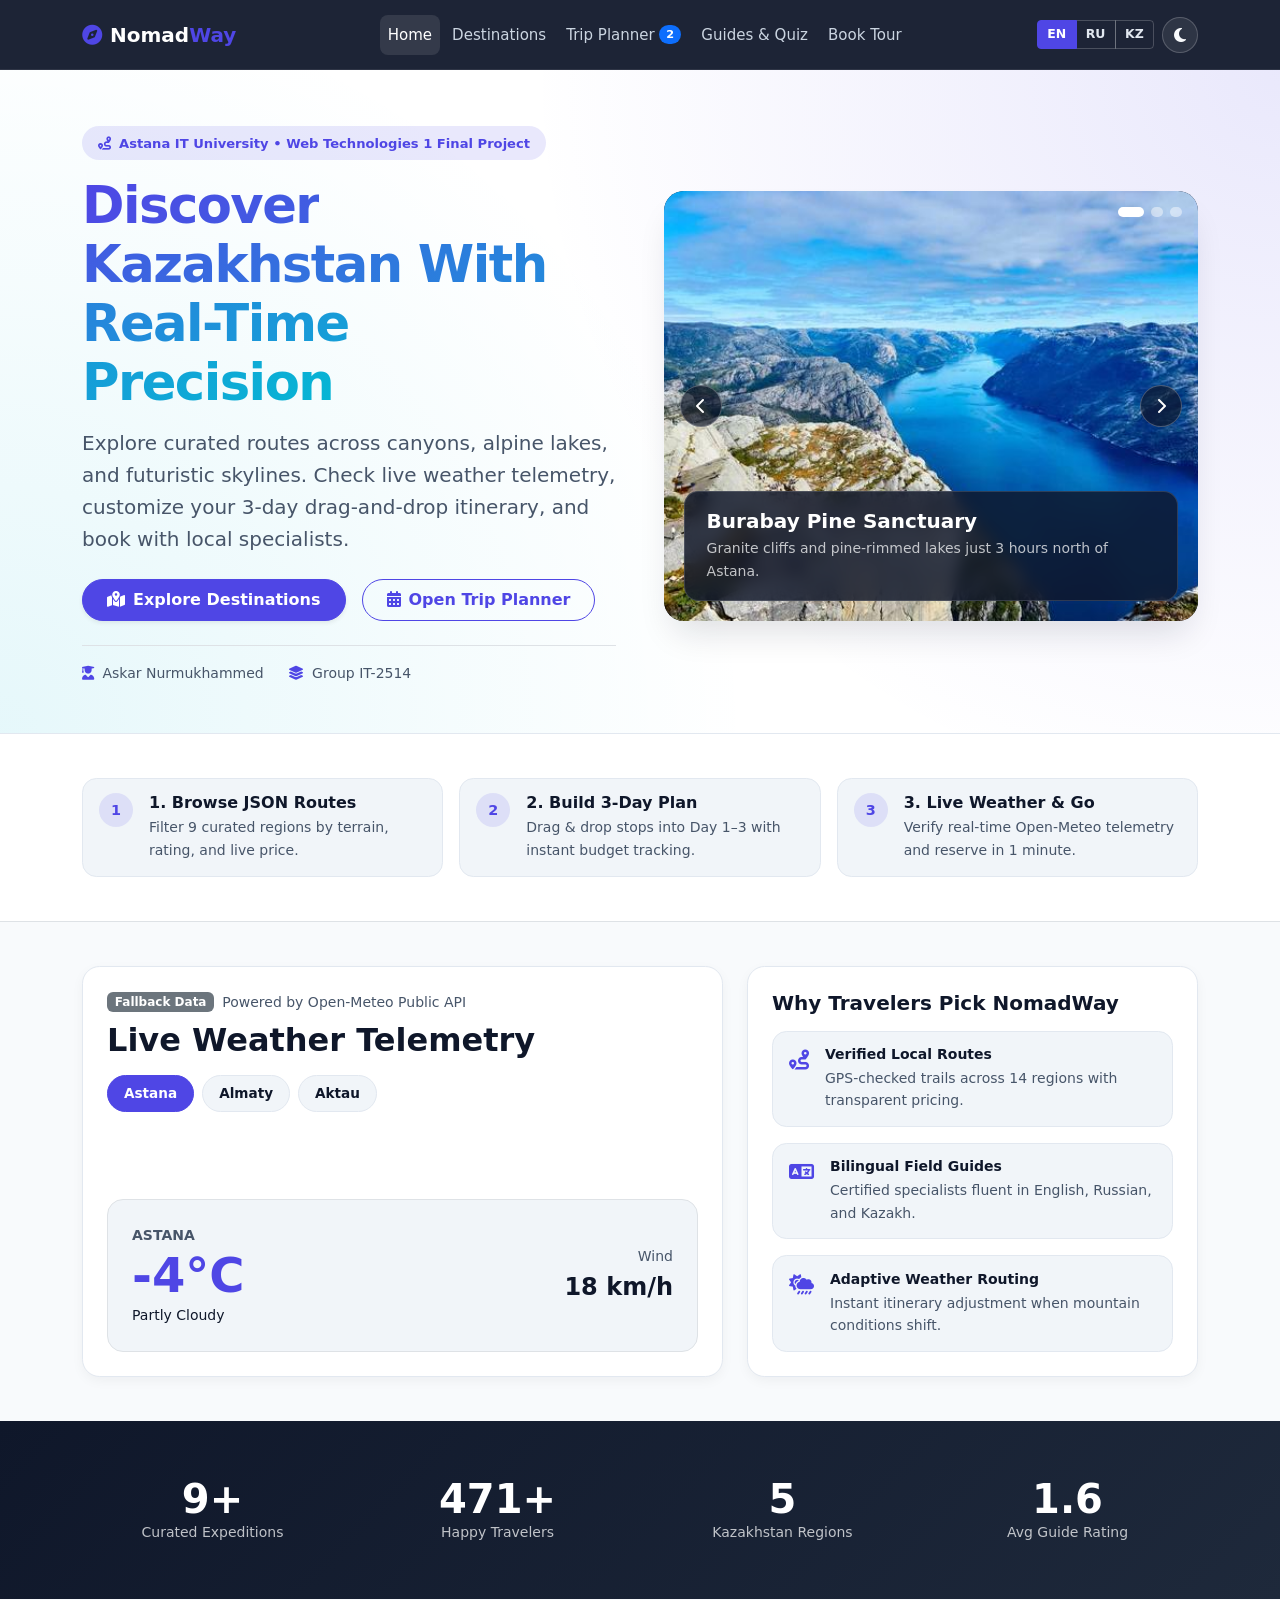
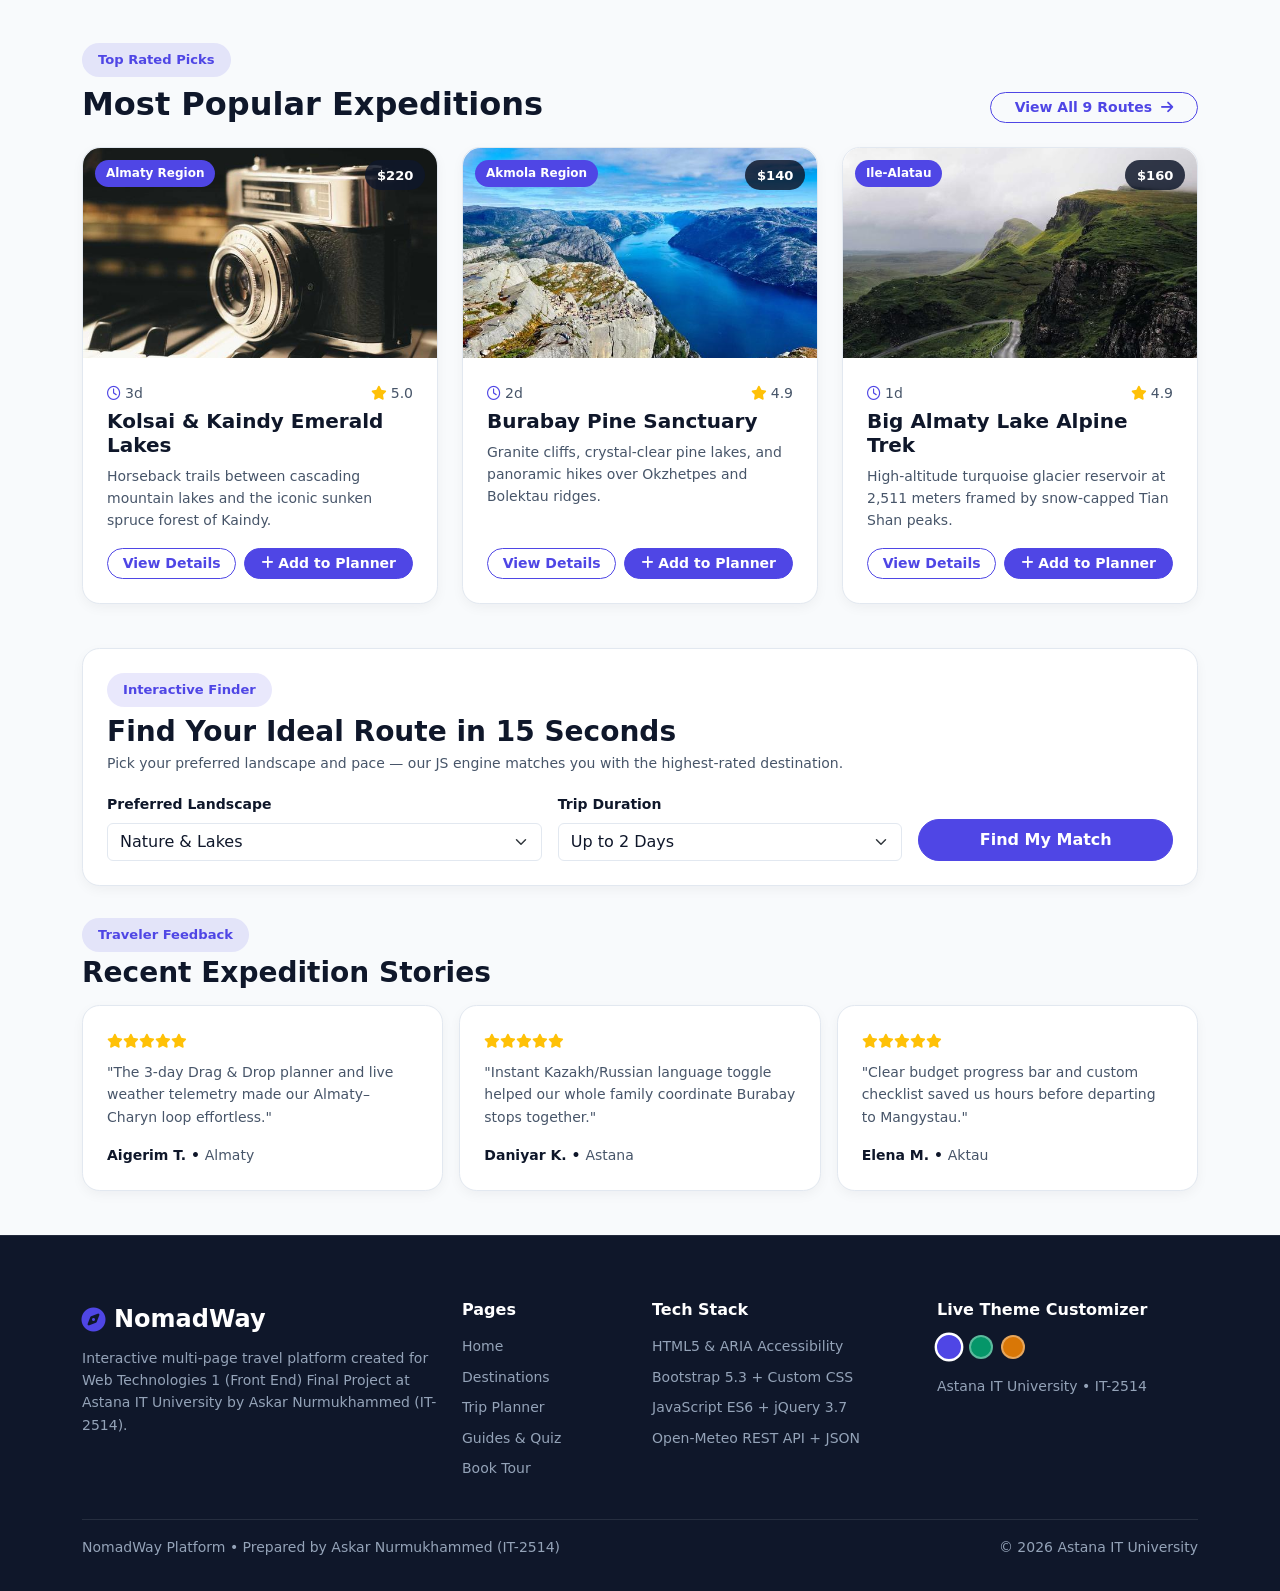
<file: index.html>
<!DOCTYPE html>
<html lang="en" data-theme="light" data-accent="indigo">
<head>
  <meta charset="UTF-8">
  <meta name="viewport" content="width=device-width, initial-scale=1.0">
  <title>NomadWay — Smart Travel, Weather &amp; Interactive Trip Planner</title>
  <link href="https://cdn.jsdelivr.net/npm/bootstrap@5.3.3/dist/css/bootstrap.min.css" rel="stylesheet">
  <link rel="stylesheet" href="https://cdnjs.cloudflare.com/ajax/libs/font-awesome/6.5.2/css/all.min.css">
  <link rel="icon" type="image/svg+xml" href="data:image/svg+xml,%3Csvg xmlns=%27http://www.w3.org/2000/svg%27 viewBox=%270 0 100 100%27%3E%3Ccircle cx=%2750%27 cy=%2750%27 r=%2746%27 fill=%27%234f46e5%27/%3E%3Ctext x=%2750%27 y=%2765%27 font-size=%2754%27 text-anchor=%27middle%27 fill=%27white%27%3EN%3C/text%3E%3C/svg%3E">
  <link rel="stylesheet" href="css/style.css">
</head>
<body>
  <div id="nwPreloader" class="nw-preloader" aria-hidden="true">
    <div class="nw-spinner"></div>
    <div class="small fw-bold text-uppercase tracking-wide text-accent">NomadWay OS</div>
  </div>
  <div id="nwScrollProgress" class="nw-scroll-progress" aria-hidden="true"></div>

  <nav class="navbar navbar-expand-lg navbar-dark sticky-top navbar-nw" aria-label="Primary Navigation">
    <div class="container">
      <a class="navbar-brand d-flex align-items-center gap-2 fw-bold" href="index.html">
        <i class="fa-solid fa-compass text-accent"></i>
        <span>Nomad<span class="text-accent">Way</span></span>
      </a>
      <button class="navbar-toggler border-0 shadow-none" type="button" data-bs-toggle="collapse" data-bs-target="#mainNav" aria-controls="mainNav" aria-expanded="false" aria-label="Toggle navigation">
        <span class="navbar-toggler-icon"></span>
      </button>
      <div class="collapse navbar-collapse" id="mainNav">
        <ul class="navbar-nav mx-auto align-items-lg-center gap-1 mt-3 mt-lg-0">
          <li class="nav-item"><a class="nav-link active" aria-current="page" href="index.html" data-i18n="nav_home">Home</a></li>
          <li class="nav-item"><a class="nav-link" href="destinations.html" data-i18n="nav_destinations">Destinations</a></li>
          <li class="nav-item">
            <a class="nav-link d-inline-flex align-items-center gap-1" href="planner.html">
              <span data-i18n="nav_planner">Trip Planner</span>
              <span class="badge rounded-pill bg-primary planner-count-badge">2</span>
            </a>
          </li>
          <li class="nav-item"><a class="nav-link" href="guides.html" data-i18n="nav_guides">Guides &amp; Quiz</a></li>
          <li class="nav-item"><a class="nav-link" href="contact.html" data-i18n="nav_contact">Book Tour</a></li>
        </ul>
        <div class="d-flex align-items-center gap-2 mt-3 mt-lg-0">
          <div class="btn-group lang-btn-group" role="group" aria-label="Language switcher">
            <button type="button" class="btn btn-sm lang-switch-btn active" data-lang="en">EN</button>
            <button type="button" class="btn btn-sm lang-switch-btn" data-lang="ru">RU</button>
            <button type="button" class="btn btn-sm lang-switch-btn" data-lang="kz">KZ</button>
          </div>
          <button type="button" id="themeToggleBtn" class="theme-toggle-btn" aria-label="Toggle dark or light theme">
            <i class="fa-solid fa-moon"></i>
          </button>
        </div>
      </div>
    </div>
  </nav>

  <header class="hero-nw">
    <div class="container">
      <div class="row align-items-center g-4 g-lg-5">
        <div class="col-lg-6">
          <div class="nw-badge-pill mb-3">
            <i class="fa-solid fa-route"></i>
            <span data-i18n="hero_badge">Astana IT University • Web Technologies 1 Final Project</span>
          </div>
          <h1 class="hero-title mb-3">
            <span class="hero-gradient-text" data-i18n="hero_title">Discover Kazakhstan With Real-Time Precision</span>
          </h1>
          <p class="lead text-muted mb-4" data-i18n="hero_subtitle">
            Explore curated routes across canyons, alpine lakes, and futuristic skylines. Check live weather telemetry, customize your 3-day drag-and-drop itinerary, and book with local specialists.
          </p>
          <div class="d-flex flex-wrap gap-3 mb-4">
            <a href="destinations.html" class="btn btn-accent rounded-pill px-4 py-2 fw-semibold shadow-sm">
              <i class="fa-solid fa-map-location-dot me-2"></i><span data-i18n="hero_cta_explore">Explore Destinations</span>
            </a>
            <a href="planner.html" class="btn btn-outline-accent rounded-pill px-4 py-2 fw-semibold">
              <i class="fa-solid fa-calendar-days me-2"></i><span data-i18n="hero_cta_planner">Open Trip Planner</span>
            </a>
          </div>
          <div class="d-flex flex-wrap gap-4 pt-3 border-top small text-muted">
            <span><i class="fa-solid fa-user-graduate text-accent me-1"></i> Askar Nurmukhammed</span>
            <span><i class="fa-solid fa-layer-group text-accent me-1"></i> Group IT-2514</span>
          </div>
        </div>

        <div class="col-lg-6">
          <div id="nwHeroCarousel" class="nw-carousel" aria-roledescription="carousel" aria-label="Featured Kazakhstan Destinations">
            <div class="nw-carousel-dots">
              <button type="button" class="nw-carousel-dot is-active" data-slide="0" aria-label="Slide 1"></button>
              <button type="button" class="nw-carousel-dot" data-slide="1" aria-label="Slide 2"></button>
              <button type="button" class="nw-carousel-dot" data-slide="2" aria-label="Slide 3"></button>
            </div>
            <div class="nw-carousel-track">
              <div class="nw-carousel-slide is-active">
                <img src="assets/images/img_forest.jpg" alt="Burabay Pine Sanctuary">
                <div class="nw-carousel-caption">
                  <h5 class="fw-bold mb-1">Burabay Pine Sanctuary</h5>
                  <p class="small text-light opacity-75 mb-0">Granite cliffs and pine-rimmed lakes just 3 hours north of Astana.</p>
                </div>
              </div>
              <div class="nw-carousel-slide">
                <img src="assets/images/img_nature.jpg" alt="Charyn Canyon Expedition">
                <div class="nw-carousel-caption">
                  <h5 class="fw-bold mb-1">Charyn Canyon Expedition</h5>
                  <p class="small text-light opacity-75 mb-0">12-million-year-old red sandstone towers in the Valley of Castles.</p>
                </div>
              </div>
              <div class="nw-carousel-slide">
                <img src="assets/images/img_city.jpg" alt="Astana Futuristic Skyline">
                <div class="nw-carousel-caption">
                  <h5 class="fw-bold mb-1">Astana Futuristic Skyline</h5>
                  <p class="small text-light opacity-75 mb-0">EXPO Nur Alem, Baiterek Tower, and Astana IT University innovation hub.</p>
                </div>
              </div>
            </div>
            <button type="button" class="nw-carousel-btn nw-carousel-prev" aria-label="Previous slide">
              <i class="fa-solid fa-chevron-left"></i>
            </button>
            <button type="button" class="nw-carousel-btn nw-carousel-next" aria-label="Next slide">
              <i class="fa-solid fa-chevron-right"></i>
            </button>
          </div>
        </div>
      </div>
    </div>
  </header>

  <main>
    <section class="section-tight border-bottom" style="background: var(--bg-surface);">
      <div class="container">
        <div class="row g-3">
          <div class="col-md-4">
            <div class="highlight-mini-card h-100 d-flex align-items-start gap-3">
              <span class="step-badge-num">1</span>
              <div>
                <h6 class="fw-bold mb-1" data-i18n="step1_title">1. Browse JSON Routes</h6>
                <p class="small text-muted mb-0" data-i18n="step1_desc">Filter 9 curated regions by terrain, rating, and live price.</p>
              </div>
            </div>
          </div>
          <div class="col-md-4">
            <div class="highlight-mini-card h-100 d-flex align-items-start gap-3">
              <span class="step-badge-num">2</span>
              <div>
                <h6 class="fw-bold mb-1" data-i18n="step2_title">2. Build 3-Day Plan</h6>
                <p class="small text-muted mb-0" data-i18n="step2_desc">Drag &amp; drop stops into Day 1–3 with instant budget tracking.</p>
              </div>
            </div>
          </div>
          <div class="col-md-4">
            <div class="highlight-mini-card h-100 d-flex align-items-start gap-3">
              <span class="step-badge-num">3</span>
              <div>
                <h6 class="fw-bold mb-1" data-i18n="step3_title">3. Live Weather &amp; Go</h6>
                <p class="small text-muted mb-0" data-i18n="step3_desc">Verify real-time Open-Meteo telemetry and reserve in 1 minute.</p>
              </div>
            </div>
          </div>
        </div>
      </div>
    </section>

    <section class="section-tight">
      <div class="container">
        <div class="row g-4 align-items-stretch">
          <div class="col-lg-7">
            <div class="nw-card p-4 h-100 d-flex flex-column justify-content-between reveal-on-scroll">
              <div>
                <div class="d-flex align-items-center gap-2 mb-2">
                  <span class="badge bg-success" id="weatherStatusBadge">Live API</span>
                  <span class="small text-muted" data-i18n="weather_subtitle">Powered by Open-Meteo Public API</span>
                </div>
                <h2 class="fw-bold mb-2" data-i18n="weather_title">Live Weather Telemetry</h2>
                <div class="d-flex flex-wrap gap-2 mt-3 mb-4">
                  <button type="button" class="weather-chip active" data-city="astana">Astana</button>
                  <button type="button" class="weather-chip" data-city="almaty">Almaty</button>
                  <button type="button" class="weather-chip" data-city="aktau">Aktau</button>
                </div>
              </div>
              <div class="p-4 rounded-4 border d-flex align-items-center justify-content-between flex-wrap gap-3" style="background: var(--bg-surface-alt);">
                <div>
                  <div class="small text-muted fw-semibold text-uppercase" id="weatherCityTitle">Astana</div>
                  <div class="display-5 fw-bold text-accent" id="weatherTemp">--°C</div>
                  <div class="small fw-medium" id="weatherCondition">Loading...</div>
                </div>
                <div class="text-end">
                  <div class="small text-muted" data-i18n="weather_wind">Wind</div>
                  <div class="fs-4 fw-bold" id="weatherWindVal">-- km/h</div>
                </div>
              </div>
            </div>
          </div>

          <div class="col-lg-5">
            <div class="nw-card p-4 h-100 reveal-on-scroll">
              <h5 class="fw-bold mb-3" data-i18n="weather_highlights_title">Why Travelers Pick NomadWay</h5>
              <div class="d-flex flex-column gap-3">
                <div class="highlight-mini-card d-flex align-items-start gap-3">
                  <i class="fa-solid fa-route text-accent fs-5 mt-1"></i>
                  <div>
                    <h6 class="fw-bold mb-1 small" data-i18n="wh_1_title">Verified Local Routes</h6>
                    <p class="small text-muted mb-0" data-i18n="wh_1_desc">GPS-checked trails across 14 regions with transparent pricing.</p>
                  </div>
                </div>
                <div class="highlight-mini-card d-flex align-items-start gap-3">
                  <i class="fa-solid fa-language text-accent fs-5 mt-1"></i>
                  <div>
                    <h6 class="fw-bold mb-1 small" data-i18n="wh_2_title">Bilingual Field Guides</h6>
                    <p class="small text-muted mb-0" data-i18n="wh_2_desc">Certified specialists fluent in English, Russian, and Kazakh.</p>
                  </div>
                </div>
                <div class="highlight-mini-card d-flex align-items-start gap-3">
                  <i class="fa-solid fa-cloud-sun-rain text-accent fs-5 mt-1"></i>
                  <div>
                    <h6 class="fw-bold mb-1 small" data-i18n="wh_3_title">Adaptive Weather Routing</h6>
                    <p class="small text-muted mb-0" data-i18n="wh_3_desc">Instant itinerary adjustment when mountain conditions shift.</p>
                  </div>
                </div>
              </div>
            </div>
          </div>
        </div>
      </div>
    </section>

    <section class="stats-band">
      <div class="container">
        <div class="row g-4 text-center">
          <div class="col-6 col-lg-3">
            <div class="stat-value"><span class="nw-counter" data-target="28" data-decimals="0">0</span>+</div>
            <div class="small text-light opacity-75" data-i18n="stats_routes">Curated Expeditions</div>
          </div>
          <div class="col-6 col-lg-3">
            <div class="stat-value"><span class="nw-counter" data-target="1420" data-decimals="0">0</span>+</div>
            <div class="small text-light opacity-75" data-i18n="stats_travelers">Happy Travelers</div>
          </div>
          <div class="col-6 col-lg-3">
            <div class="stat-value"><span class="nw-counter" data-target="14" data-decimals="0">0</span></div>
            <div class="small text-light opacity-75" data-i18n="stats_regions">Kazakhstan Regions</div>
          </div>
          <div class="col-6 col-lg-3">
            <div class="stat-value"><span class="nw-counter" data-target="4.9" data-decimals="1">0.0</span></div>
            <div class="small text-light opacity-75" data-i18n="stats_rating">Avg Guide Rating</div>
          </div>
        </div>
      </div>
    </section>

    <section class="section-tight">
      <div class="container">
        <div class="d-flex flex-column flex-md-row justify-content-between align-items-md-end gap-2 mb-4">
          <div>
            <span class="nw-badge-pill mb-2" data-i18n="featured_badge">Top Rated Picks</span>
            <h2 class="fw-bold mb-0" data-i18n="featured_title">Most Popular Expeditions</h2>
          </div>
          <a href="destinations.html" class="btn btn-outline-accent btn-sm rounded-pill px-4 fw-semibold">
            <span data-i18n="featured_view_all">View All 9 Routes</span> <i class="fa-solid fa-arrow-right ms-1"></i>
          </a>
        </div>
        <div id="homeFeaturedGrid" class="row g-4"></div>
      </div>
    </section>

    <section class="section-tight pt-0">
      <div class="container">
        <div class="nw-card p-4 reveal-on-scroll mb-4">
          <span class="nw-badge-pill mb-2" data-i18n="quiz_mini_badge">Interactive Finder</span>
          <h3 class="fw-bold mb-1" data-i18n="quiz_mini_title">Find Your Ideal Route in 15 Seconds</h3>
          <p class="small text-muted mb-3" data-i18n="quiz_mini_desc">Pick your preferred landscape and pace — our JS engine matches you with the highest-rated destination.</p>
          <div class="row g-3 align-items-end">
            <div class="col-md-5">
              <label for="finderTerrain" class="form-label small fw-bold" data-i18n="quiz_q_terrain">Preferred Landscape</label>
              <select id="finderTerrain" class="form-select">
                <option value="nature" data-i18n="filter_nature">Nature &amp; Lakes</option>
                <option value="desert" data-i18n="filter_desert">Canyons &amp; Desert</option>
                <option value="city" data-i18n="filter_city">City &amp; Culture</option>
                <option value="alpine" data-i18n="filter_alpine">Alpine Peaks</option>
              </select>
            </div>
            <div class="col-md-4">
              <label for="finderDays" class="form-label small fw-bold" data-i18n="quiz_q_pace">Trip Duration</label>
              <select id="finderDays" class="form-select">
                <option value="1" data-i18n="opt_day_1">1 Day Express</option>
                <option value="2" selected data-i18n="opt_day_2">Up to 2 Days</option>
                <option value="3" data-i18n="opt_day_3">3 Days Expedition</option>
              </select>
            </div>
            <div class="col-md-3">
              <button type="button" id="quickMatchBtn" class="btn btn-accent w-100 fw-semibold rounded-pill py-2" data-i18n="quiz_btn_match">Find My Match</button>
            </div>
          </div>
          <div id="quickMatchResult"></div>
        </div>

        <div class="pt-2">
          <div class="d-flex align-items-center justify-content-between mb-3">
            <div>
              <span class="nw-badge-pill mb-1" data-i18n="reviews_badge">Traveler Feedback</span>
              <h3 class="fw-bold mb-0" data-i18n="reviews_title">Recent Expedition Stories</h3>
            </div>
          </div>
          <div class="row g-3">
            <div class="col-md-4">
              <div class="nw-card p-3 p-md-4 h-100">
                <div class="text-warning small mb-2"><i class="fa-solid fa-star"></i><i class="fa-solid fa-star"></i><i class="fa-solid fa-star"></i><i class="fa-solid fa-star"></i><i class="fa-solid fa-star"></i></div>
                <p class="small text-muted mb-3" data-i18n="rev_1_text">"The 3-day Drag &amp; Drop planner and live weather telemetry made our Almaty–Charyn loop effortless."</p>
                <div class="fw-bold small">Aigerim T. &bull; <span class="text-muted fw-normal">Almaty</span></div>
              </div>
            </div>
            <div class="col-md-4">
              <div class="nw-card p-3 p-md-4 h-100">
                <div class="text-warning small mb-2"><i class="fa-solid fa-star"></i><i class="fa-solid fa-star"></i><i class="fa-solid fa-star"></i><i class="fa-solid fa-star"></i><i class="fa-solid fa-star"></i></div>
                <p class="small text-muted mb-3" data-i18n="rev_2_text">"Instant Kazakh/Russian language toggle helped our whole family coordinate Burabay stops together."</p>
                <div class="fw-bold small">Daniyar K. &bull; <span class="text-muted fw-normal">Astana</span></div>
              </div>
            </div>
            <div class="col-md-4">
              <div class="nw-card p-3 p-md-4 h-100">
                <div class="text-warning small mb-2"><i class="fa-solid fa-star"></i><i class="fa-solid fa-star"></i><i class="fa-solid fa-star"></i><i class="fa-solid fa-star"></i><i class="fa-solid fa-star"></i></div>
                <p class="small text-muted mb-3" data-i18n="rev_3_text">"Clear budget progress bar and custom checklist saved us hours before departing to Mangystau."</p>
                <div class="fw-bold small">Elena M. &bull; <span class="text-muted fw-normal">Aktau</span></div>
              </div>
            </div>
          </div>
        </div>
      </div>
    </section>
  </main>

  <footer class="footer-nw">
    <div class="container">
      <div class="row g-4 pb-4">
        <div class="col-lg-4">
          <div class="d-flex align-items-center gap-2 text-white fw-bold fs-4 mb-2">
            <i class="fa-solid fa-compass text-accent"></i>
            <span>NomadWay</span>
          </div>
          <p class="small mb-3" data-i18n="footer_desc">Interactive multi-page travel platform created for Web Technologies 1 (Front End) Final Project at Astana IT University by Askar Nurmukhammed (IT-2514).</p>
        </div>
        <div class="col-6 col-lg-2">
          <h6 class="text-white fw-bold mb-3" data-i18n="footer_pages">Pages</h6>
          <ul class="list-unstyled small d-flex flex-column gap-2">
            <li><a href="index.html" data-i18n="nav_home">Home</a></li>
            <li><a href="destinations.html" data-i18n="nav_destinations">Destinations</a></li>
            <li><a href="planner.html" data-i18n="nav_planner">Trip Planner</a></li>
            <li><a href="guides.html" data-i18n="nav_guides">Guides &amp; Quiz</a></li>
            <li><a href="contact.html" data-i18n="nav_contact">Book Tour</a></li>
          </ul>
        </div>
        <div class="col-6 col-lg-3">
          <h6 class="text-white fw-bold mb-3" data-i18n="footer_features">Tech Stack</h6>
          <ul class="list-unstyled small d-flex flex-column gap-2">
            <li>HTML5 &amp; ARIA Accessibility</li>
            <li>Bootstrap 5.3 + Custom CSS</li>
            <li>JavaScript ES6 + jQuery 3.7</li>
            <li>Open-Meteo REST API + JSON</li>
          </ul>
        </div>
        <div class="col-lg-3">
          <h6 class="text-white fw-bold mb-3" data-i18n="footer_customizer">Live Theme Customizer</h6>
          <div class="d-flex align-items-center gap-2 mb-3">
            <button type="button" class="accent-swatch active" data-accent="indigo" style="background:#4f46e5;" aria-label="Indigo accent"></button>
            <button type="button" class="accent-swatch" data-accent="emerald" style="background:#059669;" aria-label="Emerald accent"></button>
            <button type="button" class="accent-swatch" data-accent="amber" style="background:#d97706;" aria-label="Amber accent"></button>
          </div>
          <div class="small">Astana IT University &bull; IT-2514</div>
        </div>
      </div>
      <div class="pt-3 border-top border-secondary border-opacity-25 d-flex flex-column flex-sm-row justify-content-between small gap-2">
        <span data-i18n="footer_rights">NomadWay Platform • Prepared by Askar Nurmukhammed (IT-2514)</span>
        <span>&copy; 2026 Astana IT University</span>
      </div>
    </div>
  </footer>

  <button type="button" id="nwBackToTop" class="nw-back-to-top" aria-label="Back to top">
    <i class="fa-solid fa-arrow-up"></i>
  </button>

  <script src="https://code.jquery.com/jquery-3.7.1.min.js"></script>
  <script src="https://cdn.jsdelivr.net/npm/bootstrap@5.3.3/dist/js/bootstrap.bundle.min.js"></script>
  <script src="data/fallback-data.js"></script>
  <script src="js/core.js"></script>
  <script src="js/home.js"></script>
</body>
</html>
</file>
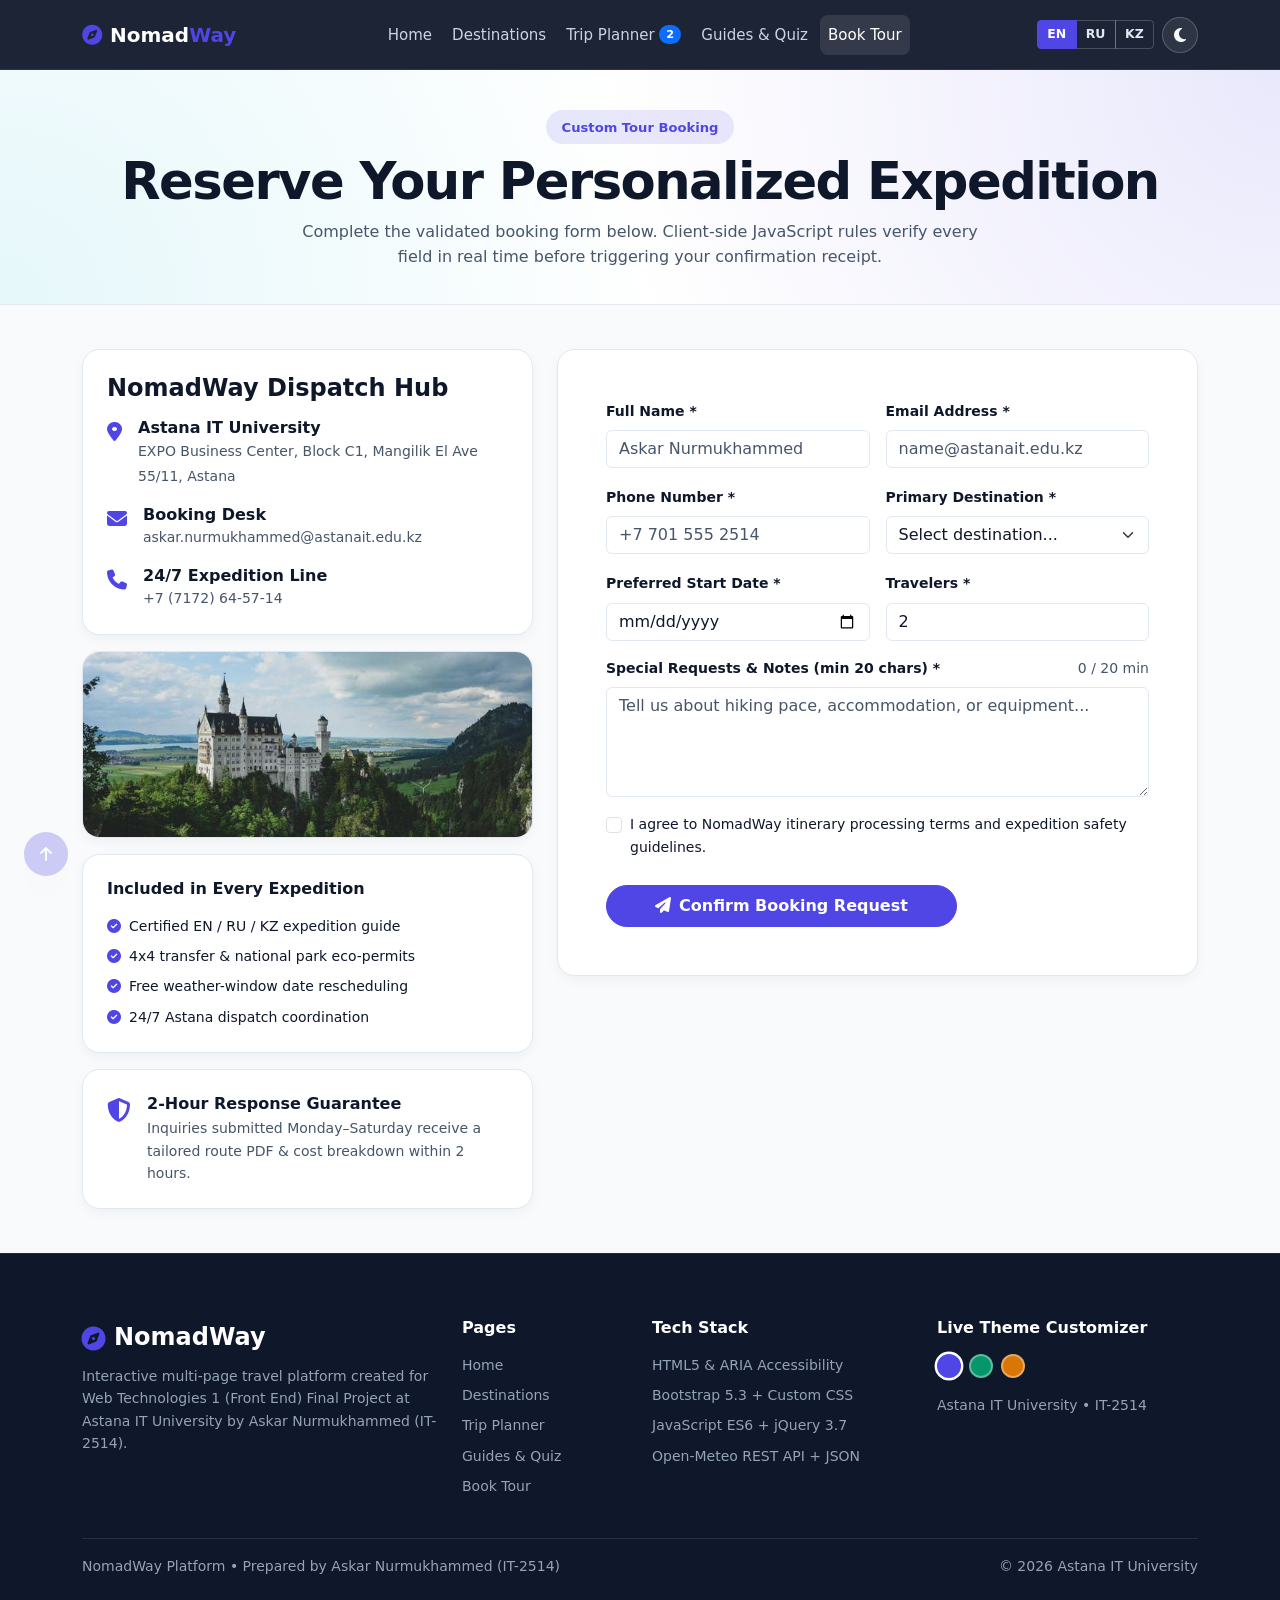
<file: contact.html>
<!DOCTYPE html>
<html lang="en" data-theme="light" data-accent="indigo">
<head>
  <meta charset="UTF-8">
  <meta name="viewport" content="width=device-width, initial-scale=1.0">
  <title>Book Tour — NomadWay</title>
  <link href="https://cdn.jsdelivr.net/npm/bootstrap@5.3.3/dist/css/bootstrap.min.css" rel="stylesheet">
  <link rel="stylesheet" href="https://cdnjs.cloudflare.com/ajax/libs/font-awesome/6.5.2/css/all.min.css">
  <link rel="icon" type="image/svg+xml" href="data:image/svg+xml,%3Csvg xmlns=%27http://www.w3.org/2000/svg%27 viewBox=%270 0 100 100%27%3E%3Ccircle cx=%2750%27 cy=%2750%27 r=%2746%27 fill=%27%234f46e5%27/%3E%3Ctext x=%2750%27 y=%2765%27 font-size=%2754%27 text-anchor=%27middle%27 fill=%27white%27%3EN%3C/text%3E%3C/svg%3E">
  <link rel="stylesheet" href="css/style.css">
</head>
<body>
  <canvas id="confettiCanvas" aria-hidden="true"></canvas>
  <div id="nwPreloader" class="nw-preloader" aria-hidden="true">
    <div class="nw-spinner"></div>
    <div class="small fw-bold text-uppercase text-accent">NomadWay OS</div>
  </div>
  <div id="nwScrollProgress" class="nw-scroll-progress" aria-hidden="true"></div>

  <nav class="navbar navbar-expand-lg navbar-dark sticky-top navbar-nw" aria-label="Primary Navigation">
    <div class="container">
      <a class="navbar-brand d-flex align-items-center gap-2 fw-bold" href="index.html">
        <i class="fa-solid fa-compass text-accent"></i>
        <span>Nomad<span class="text-accent">Way</span></span>
      </a>
      <button class="navbar-toggler border-0 shadow-none" type="button" data-bs-toggle="collapse" data-bs-target="#mainNav" aria-controls="mainNav" aria-expanded="false" aria-label="Toggle navigation">
        <span class="navbar-toggler-icon"></span>
      </button>
      <div class="collapse navbar-collapse" id="mainNav">
        <ul class="navbar-nav mx-auto align-items-lg-center gap-1 mt-3 mt-lg-0">
          <li class="nav-item"><a class="nav-link" href="index.html" data-i18n="nav_home">Home</a></li>
          <li class="nav-item"><a class="nav-link" href="destinations.html" data-i18n="nav_destinations">Destinations</a></li>
          <li class="nav-item">
            <a class="nav-link d-inline-flex align-items-center gap-1" href="planner.html">
              <span data-i18n="nav_planner">Trip Planner</span>
              <span class="badge rounded-pill bg-primary planner-count-badge">2</span>
            </a>
          </li>
          <li class="nav-item"><a class="nav-link" href="guides.html" data-i18n="nav_guides">Guides &amp; Quiz</a></li>
          <li class="nav-item"><a class="nav-link active" aria-current="page" href="contact.html" data-i18n="nav_contact">Book Tour</a></li>
        </ul>
        <div class="d-flex align-items-center gap-2 mt-3 mt-lg-0">
          <div class="btn-group lang-btn-group" role="group" aria-label="Language switcher">
            <button type="button" class="btn btn-sm lang-switch-btn active" data-lang="en">EN</button>
            <button type="button" class="btn btn-sm lang-switch-btn" data-lang="ru">RU</button>
            <button type="button" class="btn btn-sm lang-switch-btn" data-lang="kz">KZ</button>
          </div>
          <button type="button" id="themeToggleBtn" class="theme-toggle-btn" aria-label="Toggle dark or light theme">
            <i class="fa-solid fa-moon"></i>
          </button>
        </div>
      </div>
    </div>
  </nav>

  <header class="hero-nw hero-nw-compact">
    <div class="container text-center">
      <span class="nw-badge-pill mb-2" data-i18n="contact_badge">Custom Tour Booking</span>
      <h1 class="hero-title mb-2" data-i18n="contact_title">Reserve Your Personalized Expedition</h1>
      <p class="text-muted mx-auto mb-0" style="max-width: 700px;" data-i18n="contact_subtitle">
        Complete the validated booking form below. Client-side JavaScript rules verify every field in real time before triggering your confirmation receipt.
      </p>
    </div>
  </header>

  <main class="section-tight">
    <div class="container">
      <div class="row g-4 align-items-stretch">
        <div class="col-lg-5 d-flex flex-column gap-3">
          <div class="nw-card p-4">
            <h4 class="fw-bold mb-3">NomadWay Dispatch Hub</h4>
            <div class="d-flex gap-3 mb-3">
              <i class="fa-solid fa-location-dot text-accent fs-5 mt-1"></i>
              <div>
                <h6 class="fw-bold mb-0">Astana IT University</h6>
                <small class="text-muted">EXPO Business Center, Block C1, Mangilik El Ave 55/11, Astana</small>
              </div>
            </div>
            <div class="d-flex gap-3 mb-3">
              <i class="fa-solid fa-envelope text-accent fs-5 mt-1"></i>
              <div>
                <h6 class="fw-bold mb-0">Booking Desk</h6>
                <small class="text-muted">askar.nurmukhammed@astanait.edu.kz</small>
              </div>
            </div>
            <div class="d-flex gap-3">
              <i class="fa-solid fa-phone text-accent fs-5 mt-1"></i>
              <div>
                <h6 class="fw-bold mb-0">24/7 Expedition Line</h6>
                <small class="text-muted">+7 (7172) 64-57-14</small>
              </div>
            </div>
          </div>

          <div class="nw-card overflow-hidden">
            <img src="assets/images/img_campus.jpg" alt="Astana IT University EXPO Campus" class="w-100" style="height: 185px; object-fit: cover;">
          </div>

          <div class="nw-card p-4">
            <h6 class="fw-bold mb-3" data-i18n="contact_included_title">Included in Every Expedition</h6>
            <ul class="list-unstyled small mb-0 d-flex flex-column gap-2">
              <li><i class="fa-solid fa-circle-check text-accent me-2"></i><span data-i18n="inc_1">Certified EN / RU / KZ expedition guide</span></li>
              <li><i class="fa-solid fa-circle-check text-accent me-2"></i><span data-i18n="inc_2">4x4 transfer &amp; national park eco-permits</span></li>
              <li><i class="fa-solid fa-circle-check text-accent me-2"></i><span data-i18n="inc_3">Free weather-window date rescheduling</span></li>
              <li><i class="fa-solid fa-circle-check text-accent me-2"></i><span data-i18n="inc_4">24/7 Astana dispatch coordination</span></li>
            </ul>
          </div>

          <div class="nw-card p-3 p-md-4 mt-auto">
            <div class="d-flex align-items-start gap-3">
              <i class="fa-solid fa-shield-halved text-accent fs-4 mt-1"></i>
              <div>
                <h6 class="fw-bold mb-1" data-i18n="contact_sla_title">2-Hour Response Guarantee</h6>
                <p class="small text-muted mb-0" data-i18n="contact_sla_desc">Inquiries submitted Monday–Saturday receive a tailored route PDF &amp; cost breakdown within 2 hours.</p>
              </div>
            </div>
          </div>
        </div>

        <div class="col-lg-7">
          <div class="nw-card p-4 p-md-5">
            <div id="bookingSuccessBanner" class="alert alert-success d-none mb-4" role="alert">
              <h5 class="fw-bold mb-1"><i class="fa-solid fa-circle-check me-2"></i><span data-i18n="form_success_title">Booking Confirmed!</span></h5>
              <p class="small mb-1" data-i18n="form_success_desc">Your custom itinerary request has been logged. Check the toast confirmation and reference ID below.</p>
              <div class="fw-bold small" id="bookingRefCode"></div>
            </div>

            <form id="bookingForm" novalidate>
              <div class="row g-3">
                <div class="col-md-6">
                  <label for="bookingName" class="form-label small fw-bold" data-i18n="form_name">Full Name *</label>
                  <input type="text" id="bookingName" class="form-control" placeholder="Askar Nurmukhammed" required>
                  <div class="invalid-feedback" id="errBookingName"></div>
                </div>
                <div class="col-md-6">
                  <label for="bookingEmail" class="form-label small fw-bold" data-i18n="form_email">Email Address *</label>
                  <input type="email" id="bookingEmail" class="form-control" placeholder="name@astanait.edu.kz" required>
                  <div class="invalid-feedback" id="errBookingEmail"></div>
                </div>
                <div class="col-md-6">
                  <label for="bookingPhone" class="form-label small fw-bold" data-i18n="form_phone">Phone Number *</label>
                  <input type="tel" id="bookingPhone" class="form-control" placeholder="+7 701 555 2514" required>
                  <div class="invalid-feedback" id="errBookingPhone"></div>
                </div>
                <div class="col-md-6">
                  <label for="bookingDestination" class="form-label small fw-bold" data-i18n="form_dest">Primary Destination *</label>
                  <select id="bookingDestination" class="form-select" required>
                    <option value="">Select destination...</option>
                  </select>
                  <div class="invalid-feedback" id="errBookingDestination"></div>
                </div>
                <div class="col-md-6">
                  <label for="bookingDate" class="form-label small fw-bold" data-i18n="form_date">Preferred Start Date *</label>
                  <input type="date" id="bookingDate" class="form-control" required>
                  <div class="invalid-feedback" id="errBookingDate"></div>
                </div>
                <div class="col-md-6">
                  <label for="bookingTravelers" class="form-label small fw-bold" data-i18n="form_travelers">Travelers *</label>
                  <input type="number" id="bookingTravelers" class="form-control" min="1" max="20" value="2" required>
                  <div class="invalid-feedback" id="errBookingTravelers"></div>
                </div>
                <div class="col-12">
                  <div class="d-flex justify-content-between">
                    <label for="bookingNotes" class="form-label small fw-bold" data-i18n="form_notes">Special Requests &amp; Notes (min 20 chars) *</label>
                    <span id="notesCharCounter" class="small text-muted">0 / 20 min</span>
                  </div>
                  <textarea id="bookingNotes" rows="4" class="form-control" placeholder="Tell us about hiking pace, accommodation, or equipment..." required></textarea>
                  <div class="invalid-feedback" id="errBookingNotes"></div>
                </div>
                <div class="col-12">
                  <div class="form-check">
                    <input class="form-check-input" type="checkbox" id="bookingConsent" required>
                    <label class="form-check-label small" for="bookingConsent" data-i18n="form_consent">
                      I agree to NomadWay itinerary processing terms and expedition safety guidelines.
                    </label>
                    <div class="invalid-feedback" id="errBookingConsent"></div>
                  </div>
                </div>
                <div class="col-12 pt-2">
                  <button type="submit" class="btn btn-accent rounded-pill px-5 py-2 fw-semibold">
                    <i class="fa-solid fa-paper-plane me-2"></i><span data-i18n="form_submit">Confirm Booking Request</span>
                  </button>
                </div>
              </div>
            </form>
          </div>
        </div>
      </div>
    </div>
  </main>

  <footer class="footer-nw">
    <div class="container">
      <div class="row g-4 pb-4">
        <div class="col-lg-4">
          <div class="d-flex align-items-center gap-2 text-white fw-bold fs-4 mb-2">
            <i class="fa-solid fa-compass text-accent"></i>
            <span>NomadWay</span>
          </div>
          <p class="small mb-3" data-i18n="footer_desc">Interactive multi-page travel platform created for Web Technologies 1 (Front End) Final Project at Astana IT University by Askar Nurmukhammed (IT-2514).</p>
        </div>
        <div class="col-6 col-lg-2">
          <h6 class="text-white fw-bold mb-3" data-i18n="footer_pages">Pages</h6>
          <ul class="list-unstyled small d-flex flex-column gap-2">
            <li><a href="index.html" data-i18n="nav_home">Home</a></li>
            <li><a href="destinations.html" data-i18n="nav_destinations">Destinations</a></li>
            <li><a href="planner.html" data-i18n="nav_planner">Trip Planner</a></li>
            <li><a href="guides.html" data-i18n="nav_guides">Guides &amp; Quiz</a></li>
            <li><a href="contact.html" data-i18n="nav_contact">Book Tour</a></li>
          </ul>
        </div>
        <div class="col-6 col-lg-3">
          <h6 class="text-white fw-bold mb-3" data-i18n="footer_features">Tech Stack</h6>
          <ul class="list-unstyled small d-flex flex-column gap-2">
            <li>HTML5 &amp; ARIA Accessibility</li>
            <li>Bootstrap 5.3 + Custom CSS</li>
            <li>JavaScript ES6 + jQuery 3.7</li>
            <li>Open-Meteo REST API + JSON</li>
          </ul>
        </div>
        <div class="col-lg-3">
          <h6 class="text-white fw-bold mb-3" data-i18n="footer_customizer">Live Theme Customizer</h6>
          <div class="d-flex align-items-center gap-2 mb-3">
            <button type="button" class="accent-swatch active" data-accent="indigo" style="background:#4f46e5;" aria-label="Indigo accent"></button>
            <button type="button" class="accent-swatch" data-accent="emerald" style="background:#059669;" aria-label="Emerald accent"></button>
            <button type="button" class="accent-swatch" data-accent="amber" style="background:#d97706;" aria-label="Amber accent"></button>
          </div>
          <div class="small">Astana IT University &bull; IT-2514</div>
        </div>
      </div>
      <div class="pt-3 border-top border-secondary border-opacity-25 d-flex flex-column flex-sm-row justify-content-between small gap-2">
        <span data-i18n="footer_rights">NomadWay Platform • Prepared by Askar Nurmukhammed (IT-2514)</span>
        <span>&copy; 2026 Astana IT University</span>
      </div>
    </div>
  </footer>

  <button type="button" id="nwBackToTop" class="nw-back-to-top" aria-label="Back to top">
    <i class="fa-solid fa-arrow-up"></i>
  </button>

  <script src="https://code.jquery.com/jquery-3.7.1.min.js"></script>
  <script src="https://cdn.jsdelivr.net/npm/bootstrap@5.3.3/dist/js/bootstrap.bundle.min.js"></script>
  <script src="data/fallback-data.js"></script>
  <script src="js/core.js"></script>
  <script src="js/contact.js"></script>
</body>
</html>
</file>
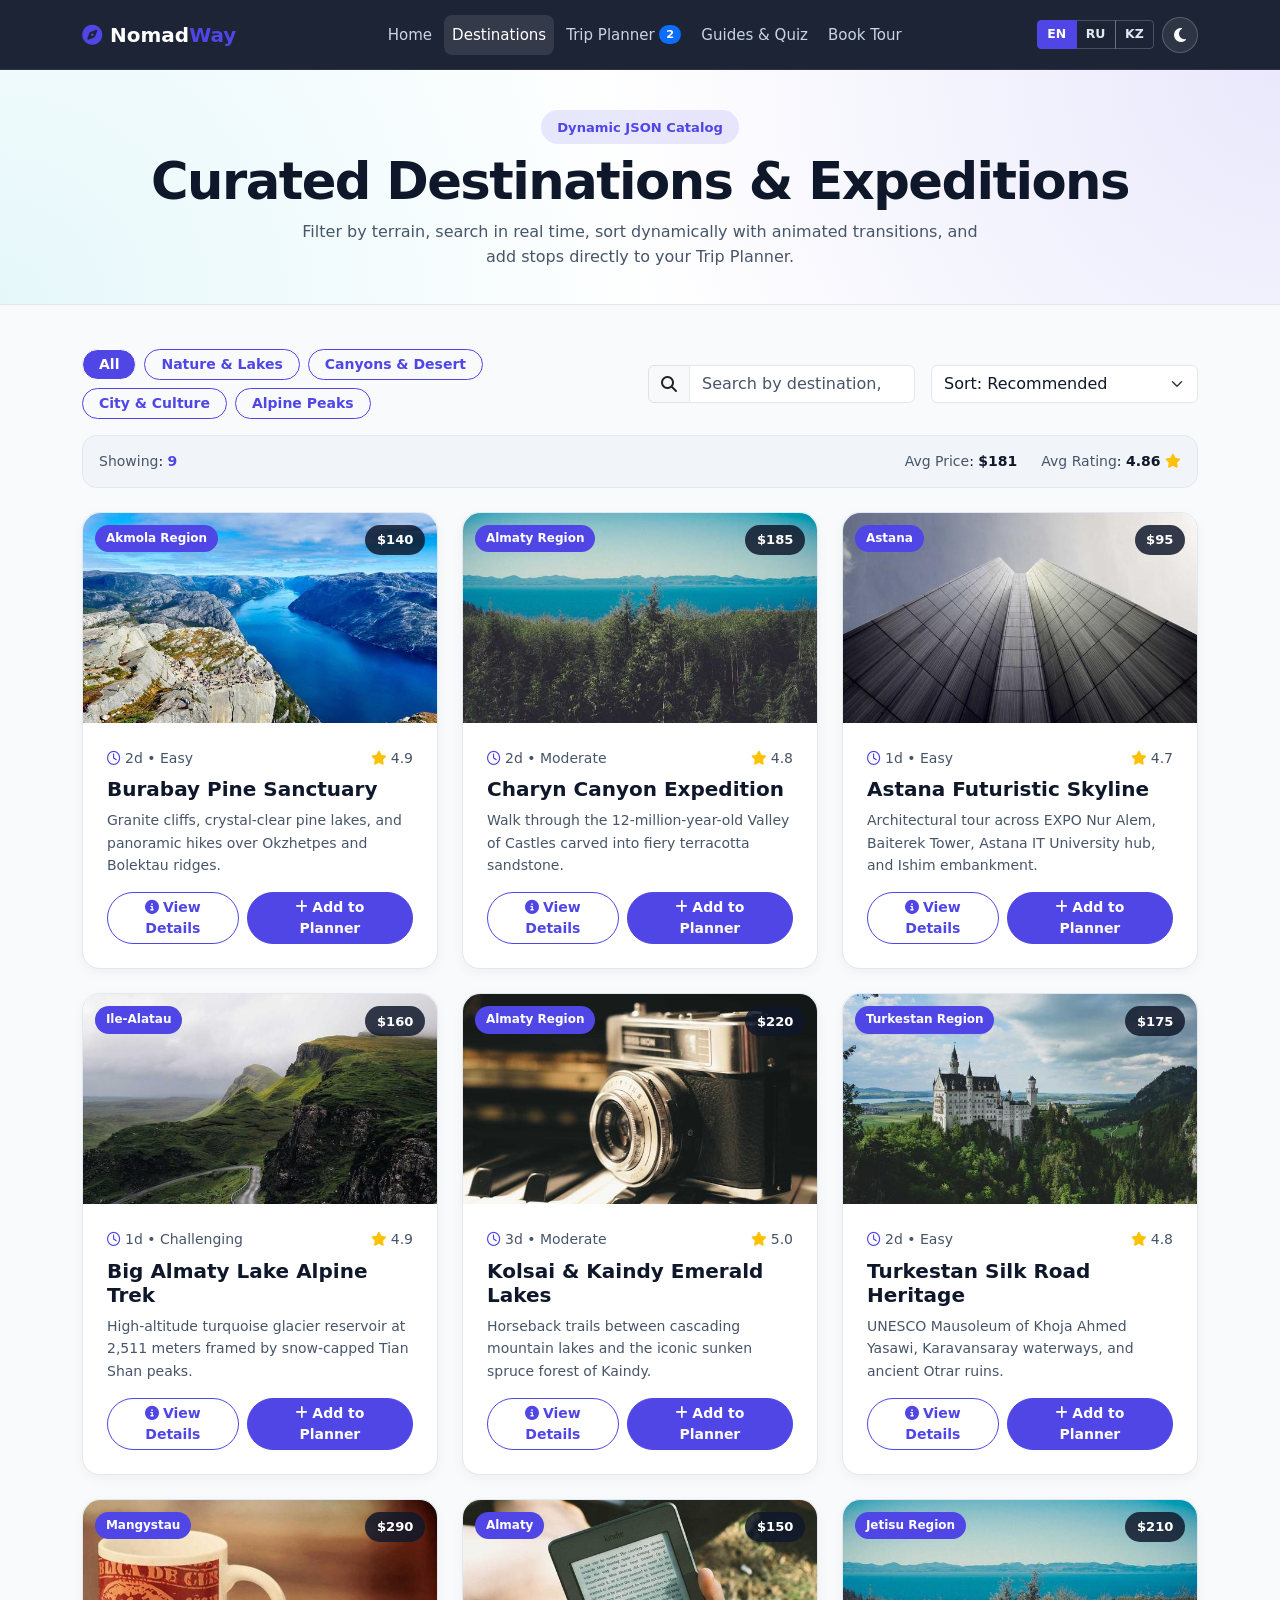
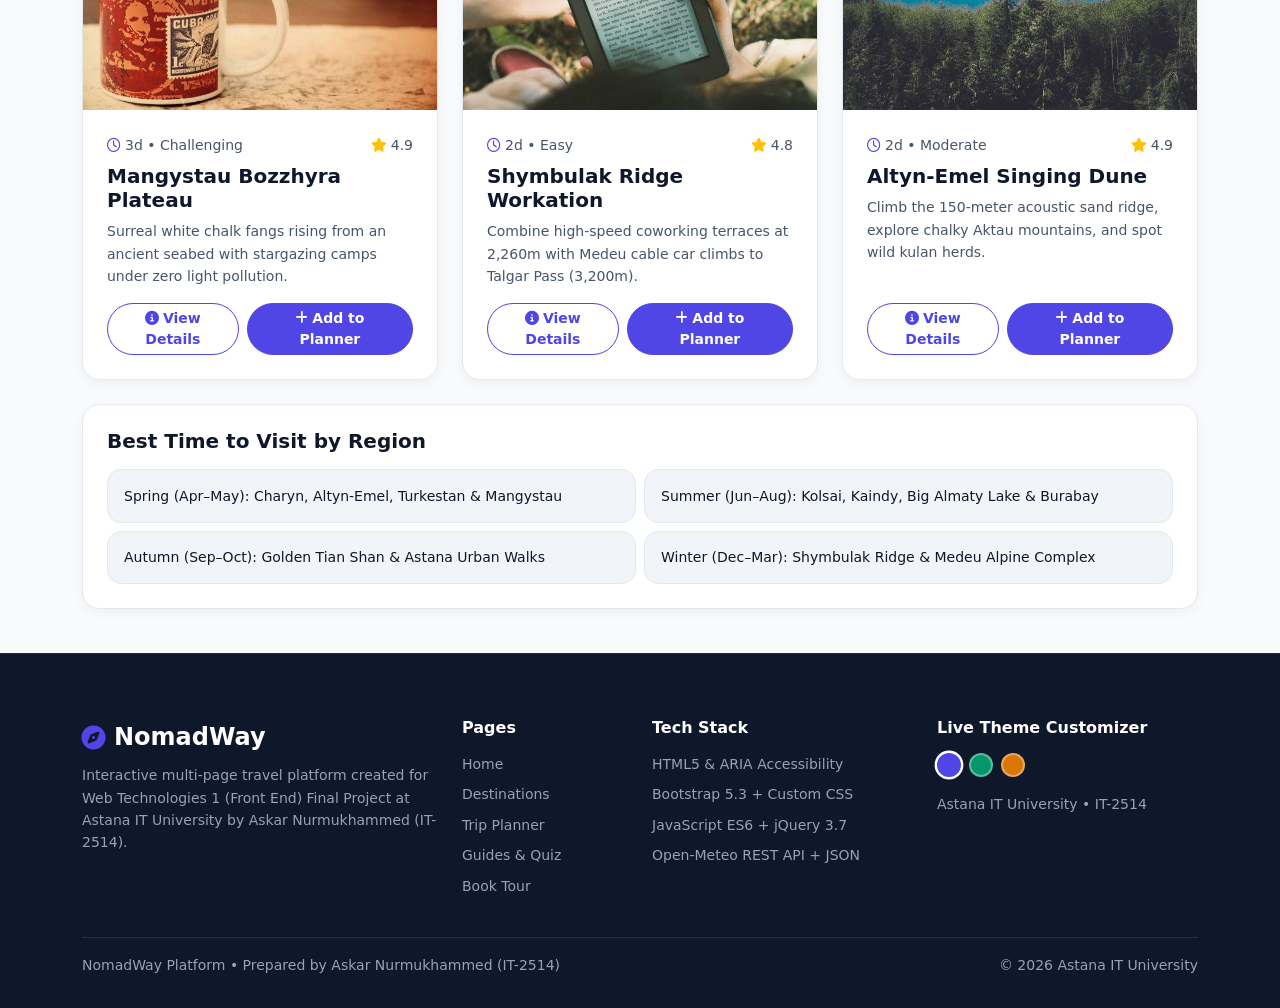
<file: destinations.html>
<!DOCTYPE html>
<html lang="en" data-theme="light" data-accent="indigo">
<head>
  <meta charset="UTF-8">
  <meta name="viewport" content="width=device-width, initial-scale=1.0">
  <title>Destinations — NomadWay</title>
  <link href="https://cdn.jsdelivr.net/npm/bootstrap@5.3.3/dist/css/bootstrap.min.css" rel="stylesheet">
  <link rel="stylesheet" href="https://cdnjs.cloudflare.com/ajax/libs/font-awesome/6.5.2/css/all.min.css">
  <link rel="icon" type="image/svg+xml" href="data:image/svg+xml,%3Csvg xmlns=%27http://www.w3.org/2000/svg%27 viewBox=%270 0 100 100%27%3E%3Ccircle cx=%2750%27 cy=%2750%27 r=%2746%27 fill=%27%234f46e5%27/%3E%3Ctext x=%2750%27 y=%2765%27 font-size=%2754%27 text-anchor=%27middle%27 fill=%27white%27%3EN%3C/text%3E%3C/svg%3E">
  <link rel="stylesheet" href="css/style.css">
</head>
<body>
  <div id="nwPreloader" class="nw-preloader" aria-hidden="true">
    <div class="nw-spinner"></div>
    <div class="small fw-bold text-uppercase text-accent">NomadWay OS</div>
  </div>
  <div id="nwScrollProgress" class="nw-scroll-progress" aria-hidden="true"></div>

  <nav class="navbar navbar-expand-lg navbar-dark sticky-top navbar-nw" aria-label="Primary Navigation">
    <div class="container">
      <a class="navbar-brand d-flex align-items-center gap-2 fw-bold" href="index.html">
        <i class="fa-solid fa-compass text-accent"></i>
        <span>Nomad<span class="text-accent">Way</span></span>
      </a>
      <button class="navbar-toggler border-0 shadow-none" type="button" data-bs-toggle="collapse" data-bs-target="#mainNav" aria-controls="mainNav" aria-expanded="false" aria-label="Toggle navigation">
        <span class="navbar-toggler-icon"></span>
      </button>
      <div class="collapse navbar-collapse" id="mainNav">
        <ul class="navbar-nav mx-auto align-items-lg-center gap-1 mt-3 mt-lg-0">
          <li class="nav-item"><a class="nav-link" href="index.html" data-i18n="nav_home">Home</a></li>
          <li class="nav-item"><a class="nav-link active" aria-current="page" href="destinations.html" data-i18n="nav_destinations">Destinations</a></li>
          <li class="nav-item">
            <a class="nav-link d-inline-flex align-items-center gap-1" href="planner.html">
              <span data-i18n="nav_planner">Trip Planner</span>
              <span class="badge rounded-pill bg-primary planner-count-badge">2</span>
            </a>
          </li>
          <li class="nav-item"><a class="nav-link" href="guides.html" data-i18n="nav_guides">Guides &amp; Quiz</a></li>
          <li class="nav-item"><a class="nav-link" href="contact.html" data-i18n="nav_contact">Book Tour</a></li>
        </ul>
        <div class="d-flex align-items-center gap-2 mt-3 mt-lg-0">
          <div class="btn-group lang-btn-group" role="group" aria-label="Language switcher">
            <button type="button" class="btn btn-sm lang-switch-btn active" data-lang="en">EN</button>
            <button type="button" class="btn btn-sm lang-switch-btn" data-lang="ru">RU</button>
            <button type="button" class="btn btn-sm lang-switch-btn" data-lang="kz">KZ</button>
          </div>
          <button type="button" id="themeToggleBtn" class="theme-toggle-btn" aria-label="Toggle dark or light theme">
            <i class="fa-solid fa-moon"></i>
          </button>
        </div>
      </div>
    </div>
  </nav>

  <header class="hero-nw hero-nw-compact">
    <div class="container text-center">
      <span class="nw-badge-pill mb-2" data-i18n="dest_page_badge">Dynamic JSON Catalog</span>
      <h1 class="hero-title mb-2" data-i18n="dest_page_title">Curated Destinations &amp; Expeditions</h1>
      <p class="text-muted mx-auto mb-0" style="max-width: 680px;" data-i18n="dest_page_subtitle">
        Filter by terrain, search in real time, sort dynamically with animated transitions, and add stops directly to your Trip Planner.
      </p>
    </div>
  </header>

  <main class="section-tight">
    <div class="container">
      <div class="row g-3 align-items-center mb-3">
        <div class="col-lg-6">
          <div class="d-flex flex-wrap gap-2" role="group" aria-label="Category filter">
            <button type="button" class="btn btn-outline-accent btn-sm rounded-pill px-3 fw-semibold dest-filter-btn active" data-category="all" data-i18n="filter_all">All</button>
            <button type="button" class="btn btn-outline-accent btn-sm rounded-pill px-3 fw-semibold dest-filter-btn" data-category="nature" data-i18n="filter_nature">Nature &amp; Lakes</button>
            <button type="button" class="btn btn-outline-accent btn-sm rounded-pill px-3 fw-semibold dest-filter-btn" data-category="desert" data-i18n="filter_desert">Canyons &amp; Desert</button>
            <button type="button" class="btn btn-outline-accent btn-sm rounded-pill px-3 fw-semibold dest-filter-btn" data-category="city" data-i18n="filter_city">City &amp; Culture</button>
            <button type="button" class="btn btn-outline-accent btn-sm rounded-pill px-3 fw-semibold dest-filter-btn" data-category="alpine" data-i18n="filter_alpine">Alpine Peaks</button>
          </div>
        </div>
        <div class="col-md-7 col-lg-3">
          <div class="input-group">
            <span class="input-group-text"><i class="fa-solid fa-magnifying-glass"></i></span>
            <input type="search" id="destSearchInput" class="form-control" data-i18n-placeholder="search_placeholder" placeholder="Search by destination, region, or highlight...">
          </div>
        </div>
        <div class="col-md-5 col-lg-3">
          <select id="destSortSelect" class="form-select" aria-label="Sort destinations">
            <option value="recommended" data-i18n="sort_recommended">Sort: Recommended</option>
            <option value="price-asc" data-i18n="sort_price_asc">Price: Low to High</option>
            <option value="price-desc" data-i18n="sort_price_desc">Price: High to Low</option>
            <option value="rating" data-i18n="sort_rating">Highest Rated</option>
            <option value="duration" data-i18n="sort_duration">Shortest Duration</option>
          </select>
        </div>
      </div>

      <div class="highlight-mini-card d-flex flex-wrap justify-content-between align-items-center gap-3 mb-4 small">
        <div>
          <span class="text-muted" data-i18n="cat_summary_showing">Showing</span>:
          <strong id="destCountBadge" class="text-accent">9</strong>
        </div>
        <div class="d-flex flex-wrap gap-4">
          <span><span class="text-muted" data-i18n="cat_summary_avg_price">Avg Price</span>: <strong id="destAvgPrice">$180</strong></span>
          <span><span class="text-muted" data-i18n="cat_summary_avg_rating">Avg Rating</span>: <strong id="destAvgRating">4.86</strong> <i class="fa-solid fa-star text-warning"></i></span>
        </div>
      </div>

      <div id="destinationsGrid" class="row g-4"></div>

      <div id="noDestFound" class="alert alert-info text-center mt-4 d-none" role="status">
        <i class="fa-solid fa-compass me-2"></i>
        <span data-i18n="no_results">No destinations match your current filter or search query.</span>
      </div>

      <div class="nw-card p-4 mt-4">
        <h5 class="fw-bold mb-3" data-i18n="season_guide_title">Best Time to Visit by Region</h5>
        <div class="row g-2 small">
          <div class="col-md-6"><div class="highlight-mini-card" data-i18n="season_spring">Spring (Apr–May): Charyn, Altyn-Emel, Turkestan &amp; Mangystau</div></div>
          <div class="col-md-6"><div class="highlight-mini-card" data-i18n="season_summer">Summer (Jun–Aug): Kolsai, Kaindy, Big Almaty Lake &amp; Burabay</div></div>
          <div class="col-md-6"><div class="highlight-mini-card" data-i18n="season_autumn">Autumn (Sep–Oct): Golden Tian Shan &amp; Astana Urban Walks</div></div>
          <div class="col-md-6"><div class="highlight-mini-card" data-i18n="season_winter">Winter (Dec–Mar): Shymbulak Ridge &amp; Medeu Alpine Complex</div></div>
        </div>
      </div>
    </div>
  </main>

  <!-- Custom JS/jQuery Modal (No Bootstrap Modal JS Plugin) -->
  <div id="nwCustomModalBackdrop" class="nw-modal-backdrop" role="dialog" aria-modal="true" aria-labelledby="customModalTitle">
    <div class="nw-modal-dialog">
      <div class="position-relative">
        <img id="customModalImg" src="assets/images/img_nature.jpg" alt="" class="w-100" style="height: 260px; object-fit: cover;">
        <button type="button" id="customModalCloseBtn" class="btn btn-dark btn-sm rounded-circle position-absolute top-0 end-0 m-3" aria-label="Close modal">
          <i class="fa-solid fa-xmark"></i>
        </button>
      </div>
      <div class="p-4">
        <h3 id="customModalTitle" class="fw-bold mb-2"></h3>
        <p id="customModalDesc" class="text-muted mb-3"></p>
        <div class="row g-2 mb-3 small">
          <div class="col-6 col-sm-3">
            <div class="p-2 rounded-3 border">
              <div class="text-muted" data-i18n="modal_region">Region</div>
              <div class="fw-bold" id="customModalRegion"></div>
            </div>
          </div>
          <div class="col-6 col-sm-3">
            <div class="p-2 rounded-3 border">
              <div class="text-muted" data-i18n="modal_difficulty">Difficulty</div>
              <div class="fw-bold" id="customModalDifficulty"></div>
            </div>
          </div>
          <div class="col-6 col-sm-3">
            <div class="p-2 rounded-3 border">
              <div class="text-muted" data-i18n="modal_duration">Duration</div>
              <div class="fw-bold" id="customModalDuration"></div>
            </div>
          </div>
          <div class="col-6 col-sm-3">
            <div class="p-2 rounded-3 border">
              <div class="text-muted" data-i18n="modal_price">Estimated Price</div>
              <div class="fw-bold text-accent" id="customModalPrice"></div>
            </div>
          </div>
        </div>
        <h6 class="fw-bold mb-2" data-i18n="modal_highlights">Key Highlights</h6>
        <ul id="customModalHighlights" class="list-unstyled small mb-4"></ul>
        <div class="d-flex justify-content-end gap-2">
          <button type="button" id="customModalFooterClose" class="btn btn-outline-secondary rounded-pill px-4" data-i18n="modal_close">Close</button>
          <button type="button" id="customModalAddBtn" class="btn btn-accent rounded-pill px-4 fw-semibold" data-i18n="btn_add_trip">Add to Planner</button>
        </div>
      </div>
    </div>
  </div>

  <footer class="footer-nw">
    <div class="container">
      <div class="row g-4 pb-4">
        <div class="col-lg-4">
          <div class="d-flex align-items-center gap-2 text-white fw-bold fs-4 mb-2">
            <i class="fa-solid fa-compass text-accent"></i>
            <span>NomadWay</span>
          </div>
          <p class="small mb-3" data-i18n="footer_desc">Interactive multi-page travel platform created for Web Technologies 1 (Front End) Final Project at Astana IT University by Askar Nurmukhammed (IT-2514).</p>
        </div>
        <div class="col-6 col-lg-2">
          <h6 class="text-white fw-bold mb-3" data-i18n="footer_pages">Pages</h6>
          <ul class="list-unstyled small d-flex flex-column gap-2">
            <li><a href="index.html" data-i18n="nav_home">Home</a></li>
            <li><a href="destinations.html" data-i18n="nav_destinations">Destinations</a></li>
            <li><a href="planner.html" data-i18n="nav_planner">Trip Planner</a></li>
            <li><a href="guides.html" data-i18n="nav_guides">Guides &amp; Quiz</a></li>
            <li><a href="contact.html" data-i18n="nav_contact">Book Tour</a></li>
          </ul>
        </div>
        <div class="col-6 col-lg-3">
          <h6 class="text-white fw-bold mb-3" data-i18n="footer_features">Tech Stack</h6>
          <ul class="list-unstyled small d-flex flex-column gap-2">
            <li>HTML5 &amp; ARIA Accessibility</li>
            <li>Bootstrap 5.3 + Custom CSS</li>
            <li>JavaScript ES6 + jQuery 3.7</li>
            <li>Open-Meteo REST API + JSON</li>
          </ul>
        </div>
        <div class="col-lg-3">
          <h6 class="text-white fw-bold mb-3" data-i18n="footer_customizer">Live Theme Customizer</h6>
          <div class="d-flex align-items-center gap-2 mb-3">
            <button type="button" class="accent-swatch active" data-accent="indigo" style="background:#4f46e5;" aria-label="Indigo accent"></button>
            <button type="button" class="accent-swatch" data-accent="emerald" style="background:#059669;" aria-label="Emerald accent"></button>
            <button type="button" class="accent-swatch" data-accent="amber" style="background:#d97706;" aria-label="Amber accent"></button>
          </div>
          <div class="small">Astana IT University &bull; IT-2514</div>
        </div>
      </div>
      <div class="pt-3 border-top border-secondary border-opacity-25 d-flex flex-column flex-sm-row justify-content-between small gap-2">
        <span data-i18n="footer_rights">NomadWay Platform • Prepared by Askar Nurmukhammed (IT-2514)</span>
        <span>&copy; 2026 Astana IT University</span>
      </div>
    </div>
  </footer>

  <button type="button" id="nwBackToTop" class="nw-back-to-top" aria-label="Back to top">
    <i class="fa-solid fa-arrow-up"></i>
  </button>

  <script src="https://code.jquery.com/jquery-3.7.1.min.js"></script>
  <script src="https://cdn.jsdelivr.net/npm/bootstrap@5.3.3/dist/js/bootstrap.bundle.min.js"></script>
  <script src="data/fallback-data.js"></script>
  <script src="js/core.js"></script>
  <script src="js/destinations.js"></script>
</body>
</html>
</file>
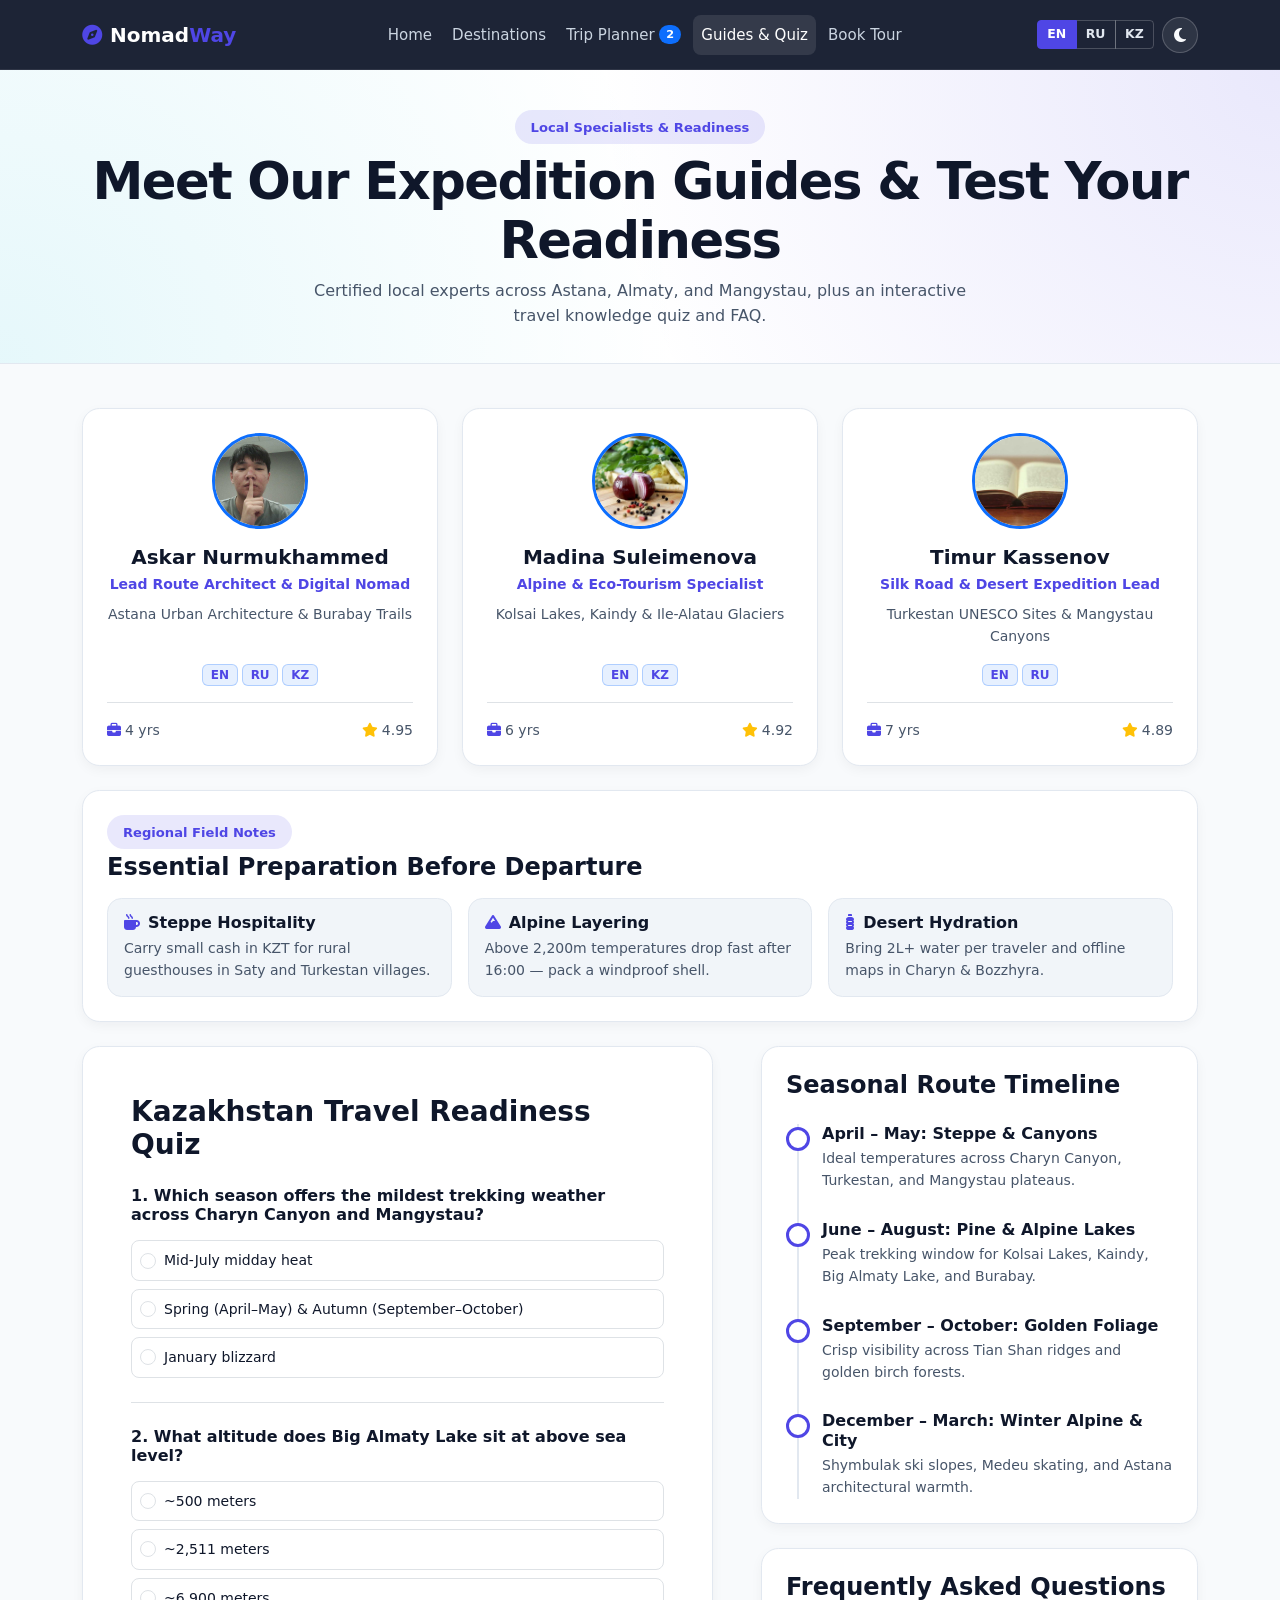
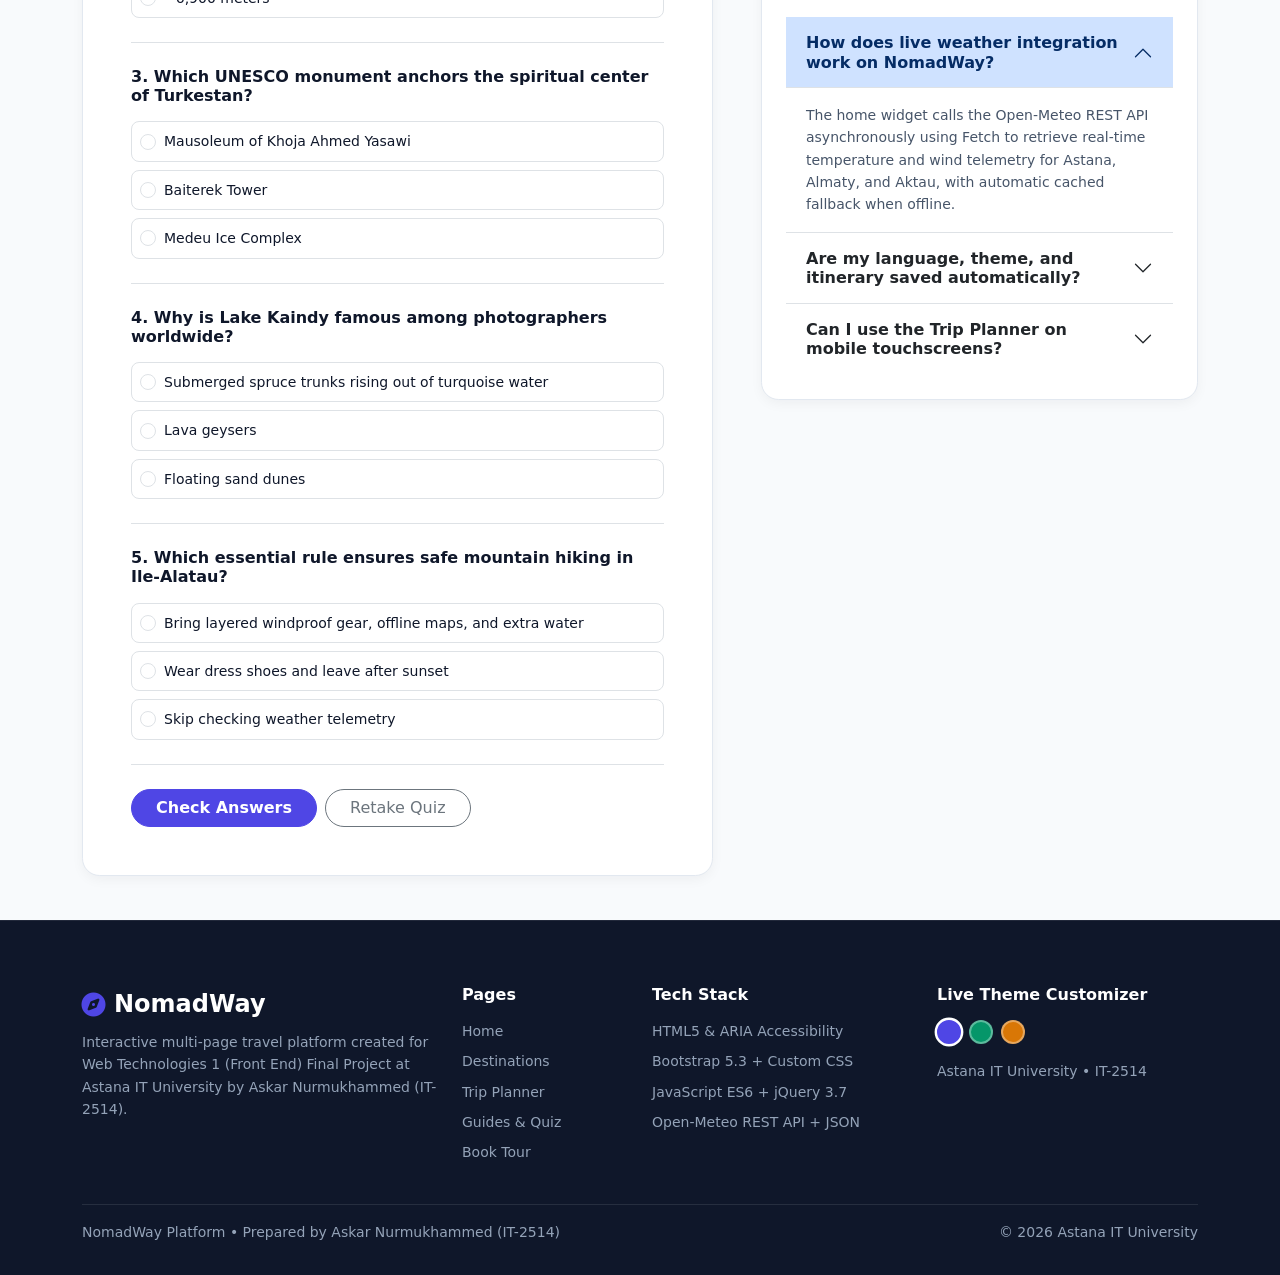
<file: guides.html>
<!DOCTYPE html>
<html lang="en" data-theme="light" data-accent="indigo">
<head>
  <meta charset="UTF-8">
  <meta name="viewport" content="width=device-width, initial-scale=1.0">
  <title>Guides &amp; Quiz — NomadWay</title>
  <link href="https://cdn.jsdelivr.net/npm/bootstrap@5.3.3/dist/css/bootstrap.min.css" rel="stylesheet">
  <link rel="stylesheet" href="https://cdnjs.cloudflare.com/ajax/libs/font-awesome/6.5.2/css/all.min.css">
  <link rel="icon" type="image/svg+xml" href="data:image/svg+xml,%3Csvg xmlns=%27http://www.w3.org/2000/svg%27 viewBox=%270 0 100 100%27%3E%3Ccircle cx=%2750%27 cy=%2750%27 r=%2746%27 fill=%27%234f46e5%27/%3E%3Ctext x=%2750%27 y=%2765%27 font-size=%2754%27 text-anchor=%27middle%27 fill=%27white%27%3EN%3C/text%3E%3C/svg%3E">
  <link rel="stylesheet" href="css/style.css">
</head>
<body>
  <div id="nwPreloader" class="nw-preloader" aria-hidden="true">
    <div class="nw-spinner"></div>
    <div class="small fw-bold text-uppercase text-accent">NomadWay OS</div>
  </div>
  <div id="nwScrollProgress" class="nw-scroll-progress" aria-hidden="true"></div>

  <nav class="navbar navbar-expand-lg navbar-dark sticky-top navbar-nw" aria-label="Primary Navigation">
    <div class="container">
      <a class="navbar-brand d-flex align-items-center gap-2 fw-bold" href="index.html">
        <i class="fa-solid fa-compass text-accent"></i>
        <span>Nomad<span class="text-accent">Way</span></span>
      </a>
      <button class="navbar-toggler border-0 shadow-none" type="button" data-bs-toggle="collapse" data-bs-target="#mainNav" aria-controls="mainNav" aria-expanded="false" aria-label="Toggle navigation">
        <span class="navbar-toggler-icon"></span>
      </button>
      <div class="collapse navbar-collapse" id="mainNav">
        <ul class="navbar-nav mx-auto align-items-lg-center gap-1 mt-3 mt-lg-0">
          <li class="nav-item"><a class="nav-link" href="index.html" data-i18n="nav_home">Home</a></li>
          <li class="nav-item"><a class="nav-link" href="destinations.html" data-i18n="nav_destinations">Destinations</a></li>
          <li class="nav-item">
            <a class="nav-link d-inline-flex align-items-center gap-1" href="planner.html">
              <span data-i18n="nav_planner">Trip Planner</span>
              <span class="badge rounded-pill bg-primary planner-count-badge">2</span>
            </a>
          </li>
          <li class="nav-item"><a class="nav-link active" aria-current="page" href="guides.html" data-i18n="nav_guides">Guides &amp; Quiz</a></li>
          <li class="nav-item"><a class="nav-link" href="contact.html" data-i18n="nav_contact">Book Tour</a></li>
        </ul>
        <div class="d-flex align-items-center gap-2 mt-3 mt-lg-0">
          <div class="btn-group lang-btn-group" role="group" aria-label="Language switcher">
            <button type="button" class="btn btn-sm lang-switch-btn active" data-lang="en">EN</button>
            <button type="button" class="btn btn-sm lang-switch-btn" data-lang="ru">RU</button>
            <button type="button" class="btn btn-sm lang-switch-btn" data-lang="kz">KZ</button>
          </div>
          <button type="button" id="themeToggleBtn" class="theme-toggle-btn" aria-label="Toggle dark or light theme">
            <i class="fa-solid fa-moon"></i>
          </button>
        </div>
      </div>
    </div>
  </nav>

  <header class="hero-nw hero-nw-compact">
    <div class="container text-center">
      <span class="nw-badge-pill mb-2" data-i18n="guides_badge">Local Specialists &amp; Readiness</span>
      <h1 class="hero-title mb-2" data-i18n="guides_title">Meet Our Expedition Guides &amp; Test Your Readiness</h1>
      <p class="text-muted mx-auto mb-0" style="max-width: 700px;" data-i18n="guides_subtitle">
        Certified local experts across Astana, Almaty, and Mangystau, plus an interactive travel knowledge quiz and FAQ.
      </p>
    </div>
  </header>

  <main class="section-tight">
    <div class="container">
      <div id="guidesGrid" class="row g-4 mb-4"></div>

      <div class="nw-card p-4 mb-4 reveal-on-scroll">
        <div class="d-flex flex-column flex-md-row justify-content-between align-items-md-center mb-3">
          <div>
            <span class="nw-badge-pill mb-1" data-i18n="field_notes_badge">Regional Field Notes</span>
            <h4 class="fw-bold mb-0" data-i18n="field_notes_title">Essential Preparation Before Departure</h4>
          </div>
        </div>
        <div class="row g-3">
          <div class="col-md-4">
            <div class="highlight-mini-card h-100">
              <h6 class="fw-bold mb-1"><i class="fa-solid fa-mug-hot text-accent me-2"></i><span data-i18n="fn_1_title">Steppe Hospitality</span></h6>
              <p class="small text-muted mb-0" data-i18n="fn_1_desc">Carry small cash in KZT for rural guesthouses in Saty and Turkestan villages.</p>
            </div>
          </div>
          <div class="col-md-4">
            <div class="highlight-mini-card h-100">
              <h6 class="fw-bold mb-1"><i class="fa-solid fa-mountain text-accent me-2"></i><span data-i18n="fn_2_title">Alpine Layering</span></h6>
              <p class="small text-muted mb-0" data-i18n="fn_2_desc">Above 2,200m temperatures drop fast after 16:00 — pack a windproof shell.</p>
            </div>
          </div>
          <div class="col-md-4">
            <div class="highlight-mini-card h-100">
              <h6 class="fw-bold mb-1"><i class="fa-solid fa-bottle-water text-accent me-2"></i><span data-i18n="fn_3_title">Desert Hydration</span></h6>
              <p class="small text-muted mb-0" data-i18n="fn_3_desc">Bring 2L+ water per traveler and offline maps in Charyn &amp; Bozzhyra.</p>
            </div>
          </div>
        </div>
      </div>

      <div class="row g-4 g-lg-5 align-items-start">
        <div class="col-lg-7">
          <div class="nw-card p-4 p-md-5 reveal-on-scroll">
            <h3 class="fw-bold mb-4" data-i18n="quiz_section_title">Kazakhstan Travel Readiness Quiz</h3>
            <div id="readinessQuizContainer"></div>
            <div id="quizScoreAlert" class="alert d-none mb-3" role="status"></div>
            <div class="d-flex flex-wrap gap-2">
              <button type="button" id="submitQuizBtn" class="btn btn-accent rounded-pill px-4 fw-semibold" data-i18n="quiz_submit_btn">Check Answers</button>
              <button type="button" id="resetQuizBtn" class="btn btn-outline-secondary rounded-pill px-4" data-i18n="quiz_reset_btn">Retake Quiz</button>
            </div>
          </div>
        </div>

        <div class="col-lg-5">
          <div class="nw-card p-4 mb-4 reveal-on-scroll">
            <h4 class="fw-bold mb-4">Seasonal Route Timeline</h4>
            <div class="nw-timeline">
              <div class="nw-timeline-item">
                <div class="nw-timeline-dot"></div>
                <h6 class="fw-bold mb-1">April – May: Steppe &amp; Canyons</h6>
                <p class="small text-muted mb-0">Ideal temperatures across Charyn Canyon, Turkestan, and Mangystau plateaus.</p>
              </div>
              <div class="nw-timeline-item">
                <div class="nw-timeline-dot"></div>
                <h6 class="fw-bold mb-1">June – August: Pine &amp; Alpine Lakes</h6>
                <p class="small text-muted mb-0">Peak trekking window for Kolsai Lakes, Kaindy, Big Almaty Lake, and Burabay.</p>
              </div>
              <div class="nw-timeline-item">
                <div class="nw-timeline-dot"></div>
                <h6 class="fw-bold mb-1">September – October: Golden Foliage</h6>
                <p class="small text-muted mb-0">Crisp visibility across Tian Shan ridges and golden birch forests.</p>
              </div>
              <div class="nw-timeline-item mb-0">
                <div class="nw-timeline-dot"></div>
                <h6 class="fw-bold mb-1">December – March: Winter Alpine &amp; City</h6>
                <p class="small text-muted mb-0">Shymbulak ski slopes, Medeu skating, and Astana architectural warmth.</p>
              </div>
            </div>
          </div>

          <div class="nw-card p-4 reveal-on-scroll">
            <h4 class="fw-bold mb-3" data-i18n="faq_title">Frequently Asked Questions</h4>
            <div class="accordion accordion-flush" id="guidesFaqAccordion">
              <div class="accordion-item">
                <h2 class="accordion-header">
                  <button class="accordion-button fw-semibold" type="button" data-bs-toggle="collapse" data-bs-target="#faq1" aria-expanded="true" data-i18n="faq_q1">
                    How does live weather integration work on NomadWay?
                  </button>
                </h2>
                <div id="faq1" class="accordion-collapse collapse show" data-bs-parent="#guidesFaqAccordion">
                  <div class="accordion-body small text-muted" data-i18n="faq_a1">
                    The home widget calls the Open-Meteo REST API asynchronously using Fetch to retrieve real-time temperature and wind telemetry for Astana, Almaty, and Aktau, with automatic cached fallback when offline.
                  </div>
                </div>
              </div>
              <div class="accordion-item">
                <h2 class="accordion-header">
                  <button class="accordion-button collapsed fw-semibold" type="button" data-bs-toggle="collapse" data-bs-target="#faq2" aria-expanded="false" data-i18n="faq_q2">
                    Are my language, theme, and itinerary saved automatically?
                  </button>
                </h2>
                <div id="faq2" class="accordion-collapse collapse" data-bs-parent="#guidesFaqAccordion">
                  <div class="accordion-body small text-muted" data-i18n="faq_a2">
                    Yes. Your chosen language (EN/RU/KZ), Dark/Light mode, accent color, and 3-day Drag &amp; Drop itinerary are persisted in browser localStorage across all 5 pages.
                  </div>
                </div>
              </div>
              <div class="accordion-item">
                <h2 class="accordion-header">
                  <button class="accordion-button collapsed fw-semibold" type="button" data-bs-toggle="collapse" data-bs-target="#faq3" aria-expanded="false" data-i18n="faq_q3">
                    Can I use the Trip Planner on mobile touchscreens?
                  </button>
                </h2>
                <div id="faq3" class="accordion-collapse collapse" data-bs-parent="#guidesFaqAccordion">
                  <div class="accordion-body small text-muted" data-i18n="faq_a3">
                    Yes! In addition to jQuery UI Drag &amp; Drop on desktop, every planner card provides quick Day 1/2/3 assignment buttons so touch and keyboard users have full control.
                  </div>
                </div>
              </div>
            </div>
          </div>
        </div>
      </div>
    </div>
  </main>

  <footer class="footer-nw">
    <div class="container">
      <div class="row g-4 pb-4">
        <div class="col-lg-4">
          <div class="d-flex align-items-center gap-2 text-white fw-bold fs-4 mb-2">
            <i class="fa-solid fa-compass text-accent"></i>
            <span>NomadWay</span>
          </div>
          <p class="small mb-3" data-i18n="footer_desc">Interactive multi-page travel platform created for Web Technologies 1 (Front End) Final Project at Astana IT University by Askar Nurmukhammed (IT-2514).</p>
        </div>
        <div class="col-6 col-lg-2">
          <h6 class="text-white fw-bold mb-3" data-i18n="footer_pages">Pages</h6>
          <ul class="list-unstyled small d-flex flex-column gap-2">
            <li><a href="index.html" data-i18n="nav_home">Home</a></li>
            <li><a href="destinations.html" data-i18n="nav_destinations">Destinations</a></li>
            <li><a href="planner.html" data-i18n="nav_planner">Trip Planner</a></li>
            <li><a href="guides.html" data-i18n="nav_guides">Guides &amp; Quiz</a></li>
            <li><a href="contact.html" data-i18n="nav_contact">Book Tour</a></li>
          </ul>
        </div>
        <div class="col-6 col-lg-3">
          <h6 class="text-white fw-bold mb-3" data-i18n="footer_features">Tech Stack</h6>
          <ul class="list-unstyled small d-flex flex-column gap-2">
            <li>HTML5 &amp; ARIA Accessibility</li>
            <li>Bootstrap 5.3 + Custom CSS</li>
            <li>JavaScript ES6 + jQuery 3.7</li>
            <li>Open-Meteo REST API + JSON</li>
          </ul>
        </div>
        <div class="col-lg-3">
          <h6 class="text-white fw-bold mb-3" data-i18n="footer_customizer">Live Theme Customizer</h6>
          <div class="d-flex align-items-center gap-2 mb-3">
            <button type="button" class="accent-swatch active" data-accent="indigo" style="background:#4f46e5;" aria-label="Indigo accent"></button>
            <button type="button" class="accent-swatch" data-accent="emerald" style="background:#059669;" aria-label="Emerald accent"></button>
            <button type="button" class="accent-swatch" data-accent="amber" style="background:#d97706;" aria-label="Amber accent"></button>
          </div>
          <div class="small">Astana IT University &bull; IT-2514</div>
        </div>
      </div>
      <div class="pt-3 border-top border-secondary border-opacity-25 d-flex flex-column flex-sm-row justify-content-between small gap-2">
        <span data-i18n="footer_rights">NomadWay Platform • Prepared by Askar Nurmukhammed (IT-2514)</span>
        <span>&copy; 2026 Astana IT University</span>
      </div>
    </div>
  </footer>

  <button type="button" id="nwBackToTop" class="nw-back-to-top" aria-label="Back to top">
    <i class="fa-solid fa-arrow-up"></i>
  </button>

  <script src="https://code.jquery.com/jquery-3.7.1.min.js"></script>
  <script src="https://cdn.jsdelivr.net/npm/bootstrap@5.3.3/dist/js/bootstrap.bundle.min.js"></script>
  <script src="data/fallback-data.js"></script>
  <script src="js/core.js"></script>
  <script src="js/guides.js"></script>
</body>
</html>
</file>
<file: css/style.css>
:root {
  --accent-primary: #4f46e5;
  --accent-primary-hover: #4338ca;
  --accent-secondary: #06b6d4;
  --accent-soft: rgba(79, 70, 229, 0.12);

  --bg-body: #f8fafc;
  --bg-surface: #ffffff;
  --bg-surface-alt: #f1f5f9;
  --bg-navbar: rgba(15, 23, 42, 0.94);
  --bg-footer: #0f172a;

  --text-main: #0f172a;
  --text-muted: #475569;
  --border-color: #e2e8f0;

  --shadow-sm: 0 4px 14px -2px rgba(15, 23, 42, 0.06);
  --shadow-lg: 0 20px 35px -10px rgba(15, 23, 42, 0.14);
  --transition-base: all 0.25s cubic-bezier(0.4, 0, 0.2, 1);
}

[data-accent="emerald"] {
  --accent-primary: #059669;
  --accent-primary-hover: #047857;
  --accent-secondary: #14b8a6;
  --accent-soft: rgba(5, 150, 105, 0.12);
}

[data-accent="amber"] {
  --accent-primary: #d97706;
  --accent-primary-hover: #b45309;
  --accent-secondary: #f59e0b;
  --accent-soft: rgba(217, 119, 6, 0.12);
}

[data-theme="dark"] {
  --bg-body: #0b1120;
  --bg-surface: #131c31;
  --bg-surface-alt: #1e293b;
  --bg-navbar: rgba(9, 14, 28, 0.96);
  --bg-footer: #070b14;

  --text-main: #f1f5f9;
  --text-muted: #94a3b8;
  --border-color: #263449;

  --shadow-sm: 0 6px 18px -4px rgba(0, 0, 0, 0.45);
  --shadow-lg: 0 22px 40px -12px rgba(0, 0, 0, 0.65);
}

*,
*::before,
*::after {
  box-sizing: border-box;
}

html {
  scroll-behavior: smooth;
  overflow-x: hidden;
}

body {
  font-family: 'Inter', system-ui, -apple-system, BlinkMacSystemFont, 'Segoe UI', Roboto, sans-serif;
  background-color: var(--bg-body);
  color: var(--text-main);
  line-height: 1.6;
  overflow-x: hidden;
  transition: background-color 0.25s ease, color 0.25s ease;
}

.text-muted {
  color: var(--text-muted) !important;
}

.text-accent {
  color: var(--accent-primary) !important;
}

.btn-accent {
  background-color: var(--accent-primary);
  border-color: var(--accent-primary);
  color: #ffffff;
  transition: var(--transition-base);
}

.btn-accent:hover,
.btn-accent:focus {
  background-color: var(--accent-primary-hover);
  border-color: var(--accent-primary-hover);
  color: #ffffff;
  transform: translateY(-1px);
}

.btn-outline-accent {
  border: 1.5px solid var(--accent-primary);
  color: var(--accent-primary);
  background: transparent;
  transition: var(--transition-base);
}

.btn-outline-accent:hover,
.btn-outline-accent.active {
  background-color: var(--accent-primary);
  color: #ffffff;
}

/* Preloader */
.nw-preloader {
  position: fixed;
  inset: 0;
  z-index: 2000;
  background: var(--bg-body);
  display: flex;
  flex-direction: column;
  align-items: center;
  justify-content: center;
  gap: 1rem;
}

.nw-spinner {
  width: 48px;
  height: 48px;
  border-radius: 50%;
  border: 4px solid var(--border-color);
  border-top-color: var(--accent-primary);
  animation: nwSpin 0.8s linear infinite;
}

@keyframes nwSpin {
  to { transform: rotate(360deg); }
}

/* Scroll Progress Bar */
.nw-scroll-progress {
  position: fixed;
  top: 0;
  left: 0;
  height: 3px;
  width: 0;
  background: linear-gradient(90deg, var(--accent-primary), var(--accent-secondary));
  z-index: 1200;
  transition: width 0.08s linear;
}

/* Navbar */
.navbar-nw {
  background-color: var(--bg-navbar);
  backdrop-filter: blur(12px);
  -webkit-backdrop-filter: blur(12px);
  border-bottom: 1px solid rgba(255, 255, 255, 0.08);
  transition: padding 0.25s ease, box-shadow 0.25s ease;
  padding: 0.85rem 0;
}

.navbar-nw.scrolled {
  padding: 0.5rem 0;
  box-shadow: 0 12px 30px rgba(0, 0, 0, 0.25);
}

.navbar-nw .nav-link {
  color: #cbd5e1;
  font-weight: 500;
  font-size: 0.94rem;
  padding: 0.5rem 0.9rem;
  border-radius: 0.5rem;
  transition: var(--transition-base);
}

.navbar-nw .nav-link:hover,
.navbar-nw .nav-link.active {
  color: #ffffff;
  background-color: rgba(255, 255, 255, 0.1);
}

.lang-btn-group .btn {
  font-size: 0.78rem;
  font-weight: 700;
  padding: 0.28rem 0.58rem;
  border-color: rgba(255, 255, 255, 0.2);
  color: #e2e8f0;
}

.lang-btn-group .btn.active {
  background-color: var(--accent-primary);
  border-color: var(--accent-primary);
  color: #ffffff;
}

.theme-toggle-btn {
  width: 36px;
  height: 36px;
  border-radius: 50%;
  border: 1px solid rgba(255, 255, 255, 0.2);
  background: rgba(255, 255, 255, 0.08);
  color: #f8fafc;
  display: inline-flex;
  align-items: center;
  justify-content: center;
  transition: var(--transition-base);
}

.theme-toggle-btn:hover {
  background: var(--accent-primary);
  border-color: var(--accent-primary);
}

/* Hero & Surfaces */
.hero-nw {
  position: relative;
  overflow-x: hidden;
  background: radial-gradient(circle at top right, var(--accent-soft), transparent 52%),
              radial-gradient(circle at bottom left, rgba(6, 182, 212, 0.1), transparent 52%),
              var(--bg-surface);
  border-bottom: 1px solid var(--border-color);
  padding: 3.5rem 0 3rem;
}

.hero-nw-compact {
  padding: 2.5rem 0 2.1rem;
}

.section-tight {
  padding: 2.75rem 0;
}

.step-badge-num {
  width: 34px;
  height: 34px;
  border-radius: 50%;
  background: var(--accent-soft);
  color: var(--accent-primary);
  font-weight: 800;
  font-size: 0.9rem;
  display: inline-flex;
  align-items: center;
  justify-content: center;
  flex-shrink: 0;
}

.highlight-mini-card {
  background: var(--bg-surface-alt);
  border: 1px solid var(--border-color);
  border-radius: 0.9rem;
  padding: 0.9rem 1rem;
  transition: var(--transition-base);
}

.highlight-mini-card:hover {
  border-color: var(--accent-primary);
}

.checklist-item {
  display: flex;
  align-items: center;
  gap: 0.65rem;
  padding: 0.55rem 0.75rem;
  border-radius: 0.65rem;
  border: 1px solid var(--border-color);
  background: var(--bg-surface-alt);
  cursor: pointer;
  transition: var(--transition-base);
}

.checklist-item.is-checked {
  opacity: 0.72;
  text-decoration: line-through;
}

.nw-badge-pill {
  display: inline-flex;
  align-items: center;
  gap: 0.5rem;
  background-color: var(--accent-soft);
  color: var(--accent-primary);
  font-weight: 700;
  font-size: 0.82rem;
  padding: 0.4rem 1rem;
  border-radius: 9999px;
}

.hero-title {
  font-size: clamp(2.1rem, 4vw, 3.35rem);
  font-weight: 800;
  line-height: 1.15;
  letter-spacing: -0.03em;
}

.hero-gradient-text {
  background: linear-gradient(135deg, var(--accent-primary), var(--accent-secondary));
  -webkit-background-clip: text;
  -webkit-text-fill-color: transparent;
}

.nw-card {
  background-color: var(--bg-surface);
  border: 1px solid var(--border-color);
  border-radius: 1.1rem;
  box-shadow: var(--shadow-sm);
  transition: var(--transition-base);
}

.nw-card-hover:hover {
  transform: translateY(-6px);
  box-shadow: var(--shadow-lg);
  border-color: var(--accent-primary);
}

/* Custom Carousel (Built without Bootstrap JS) */
.nw-carousel {
  position: relative;
  border-radius: 1.25rem;
  overflow: hidden;
  box-shadow: var(--shadow-lg);
  background: #0f172a;
}

.nw-carousel-track {
  position: relative;
  height: 430px;
}

.nw-carousel-slide {
  position: absolute;
  inset: 0;
  opacity: 0;
  pointer-events: none;
  transition: opacity 0.6s ease, transform 0.6s ease;
  transform: scale(1.03);
}

.nw-carousel-slide.is-active {
  opacity: 1;
  pointer-events: auto;
  transform: scale(1);
}

.nw-carousel-slide img {
  width: 100%;
  height: 100%;
  object-fit: cover;
}

.nw-carousel-caption {
  position: absolute;
  left: 1.25rem;
  right: 1.25rem;
  bottom: 1.25rem;
  background: rgba(15, 23, 42, 0.82);
  backdrop-filter: blur(8px);
  border: 1px solid rgba(255, 255, 255, 0.14);
  border-radius: 0.9rem;
  padding: 1.1rem 1.35rem;
  color: #ffffff;
}

.nw-carousel-btn {
  position: absolute;
  top: 50%;
  transform: translateY(-50%);
  width: 42px;
  height: 42px;
  border-radius: 50%;
  border: 1px solid rgba(255, 255, 255, 0.25);
  background: rgba(15, 23, 42, 0.68);
  color: #ffffff;
  display: inline-flex;
  align-items: center;
  justify-content: center;
  z-index: 4;
  transition: var(--transition-base);
}

.nw-carousel-btn:hover {
  background: var(--accent-primary);
}

.nw-carousel-prev { left: 1rem; }
.nw-carousel-next { right: 1rem; }

.nw-carousel-dots {
  position: absolute;
  top: 1rem;
  right: 1rem;
  display: flex;
  gap: 0.45rem;
  z-index: 4;
}

.nw-carousel-dot {
  width: 10px;
  height: 10px;
  border-radius: 9999px;
  border: 0;
  background: rgba(255, 255, 255, 0.45);
  transition: width 0.25s ease, background-color 0.25s ease;
}

.nw-carousel-dot.is-active {
  width: 26px;
  background: #ffffff;
}

/* Weather Strip & Stats */
.stats-band {
  background: linear-gradient(135deg, #0f172a, #1e293b);
  color: #ffffff;
  padding: 3.5rem 0;
}

.stat-value {
  font-size: 2.5rem;
  font-weight: 800;
  line-height: 1.1;
}

.weather-chip {
  border-radius: 9999px;
  font-size: 0.85rem;
  font-weight: 600;
  padding: 0.4rem 1rem;
  border: 1px solid var(--border-color);
  background: var(--bg-surface-alt);
  color: var(--text-main);
  transition: var(--transition-base);
}

.weather-chip.active {
  background: var(--accent-primary);
  border-color: var(--accent-primary);
  color: #ffffff;
}

/* Destination Cards */
.dest-thumb {
  position: relative;
  height: 210px;
  overflow: hidden;
  border-top-left-radius: 1.1rem;
  border-top-right-radius: 1.1rem;
}

.dest-thumb img {
  width: 100%;
  height: 100%;
  object-fit: cover;
  transition: transform 0.45s ease;
}

.nw-card-hover:hover .dest-thumb img {
  transform: scale(1.06);
}

.dest-price-pill {
  position: absolute;
  top: 12px;
  right: 12px;
  background: rgba(15, 23, 42, 0.84);
  color: #ffffff;
  font-weight: 700;
  font-size: 0.82rem;
  padding: 0.28rem 0.72rem;
  border-radius: 9999px;
}

.dest-cat-pill {
  position: absolute;
  top: 12px;
  left: 12px;
  background: var(--accent-primary);
  color: #ffffff;
  font-weight: 600;
  font-size: 0.75rem;
  padding: 0.25rem 0.68rem;
  border-radius: 9999px;
}

/* Custom Modal (Built without Bootstrap Modal JS) */
.nw-modal-backdrop {
  position: fixed;
  inset: 0;
  background: rgba(15, 23, 42, 0.72);
  backdrop-filter: blur(5px);
  z-index: 1500;
  display: none;
  align-items: center;
  justify-content: center;
  padding: 1rem;
}

.nw-modal-dialog {
  background: var(--bg-surface);
  color: var(--text-main);
  border: 1px solid var(--border-color);
  border-radius: 1.25rem;
  max-width: 720px;
  width: 100%;
  max-height: 90vh;
  overflow-y: auto;
  box-shadow: var(--shadow-lg);
}

/* Drag & Drop Planner */
.planner-column {
  background: var(--bg-surface);
  border: 1px solid var(--border-color);
  border-radius: 1rem;
  padding: 0.9rem;
  min-height: 295px;
  display: flex;
  flex-direction: column;
}

.planner-dropzone {
  flex: 1;
  min-height: 220px;
  border: 2px dashed var(--border-color);
  border-radius: 0.85rem;
  padding: 0.65rem;
  background: var(--bg-surface-alt);
  transition: background-color 0.2s ease, border-color 0.2s ease;
}

.planner-dropzone.is-drop-active {
  border-color: var(--accent-primary);
  background: var(--accent-soft);
}

.planner-card {
  background: var(--bg-surface);
  border: 1px solid var(--border-color);
  border-radius: 0.8rem;
  padding: 0.85rem;
  margin-bottom: 0.75rem;
  cursor: grab;
  box-shadow: var(--shadow-sm);
  transition: transform 0.15s ease, box-shadow 0.15s ease;
}

.planner-card:active {
  cursor: grabbing;
}

.planner-card.ui-draggable-dragging,
.planner-card.ui-sortable-helper {
  box-shadow: var(--shadow-lg);
  transform: rotate(1.5deg) scale(1.02);
  z-index: 1000;
}

/* Timeline & Accordion */
.nw-timeline {
  position: relative;
  padding-left: 2.25rem;
}

.nw-timeline::before {
  content: "";
  position: absolute;
  top: 0;
  bottom: 0;
  left: 11px;
  width: 2px;
  background: var(--border-color);
}

.nw-timeline-item {
  position: relative;
  margin-bottom: 1.75rem;
}

.nw-timeline-dot {
  position: absolute;
  left: -2.25rem;
  top: 3px;
  width: 24px;
  height: 24px;
  border-radius: 50%;
  background: var(--bg-surface);
  border: 3px solid var(--accent-primary);
}

/* Form Controls & Dark Mode Compatibility */
.form-control,
.form-select {
  background-color: var(--bg-surface);
  color: var(--text-main);
  border-color: var(--border-color);
}

.form-control:focus,
.form-select:focus {
  background-color: var(--bg-surface);
  color: var(--text-main);
  border-color: var(--accent-primary);
  box-shadow: 0 0 0 0.22rem var(--accent-soft);
}

.form-control::placeholder {
  color: var(--text-muted);
}

[data-theme="dark"] .input-group-text,
[data-theme="dark"] .accordion-button,
[data-theme="dark"] .accordion-item {
  background-color: var(--bg-surface);
  color: var(--text-main);
  border-color: var(--border-color);
}

[data-theme="dark"] .accordion-button::after {
  filter: invert(1);
}

[data-theme="dark"] .bg-light {
  background-color: var(--bg-surface-alt) !important;
  color: var(--text-main) !important;
}

.is-invalid-animated {
  animation: nwShake 0.35s ease;
}

@keyframes nwShake {
  0%, 100% { transform: translateX(0); }
  25% { transform: translateX(-6px); }
  50% { transform: translateX(6px); }
  75% { transform: translateX(-4px); }
}

/* Scroll Reveal */
.reveal-on-scroll {
  opacity: 0;
  transform: translateY(22px);
  transition: opacity 0.55s ease, transform 0.55s ease;
}

.reveal-on-scroll.is-visible {
  opacity: 1;
  transform: translateY(0);
}

/* Toast Stack & Back to Top */
.nw-toast-stack {
  position: fixed;
  bottom: 1.5rem;
  right: 1.5rem;
  z-index: 1600;
  display: flex;
  flex-direction: column;
  gap: 0.65rem;
  max-width: 340px;
}

.nw-toast {
  background: var(--bg-surface);
  color: var(--text-main);
  border: 1px solid var(--border-color);
  border-left: 4px solid var(--accent-primary);
  border-radius: 0.8rem;
  padding: 0.85rem 1rem;
  box-shadow: var(--shadow-lg);
  display: flex;
  align-items: flex-start;
  gap: 0.75rem;
}

.nw-toast.toast-success { border-left-color: #10b981; }
.nw-toast.toast-warning { border-left-color: #f59e0b; }
.nw-toast.toast-error { border-left-color: #ef4444; }

.nw-back-to-top {
  position: fixed;
  bottom: 1.5rem;
  left: 1.5rem;
  width: 44px;
  height: 44px;
  border-radius: 50%;
  border: none;
  background: var(--accent-primary);
  color: #ffffff;
  box-shadow: var(--shadow-lg);
  display: none;
  align-items: center;
  justify-content: center;
  z-index: 1100;
  transition: var(--transition-base);
}

.nw-back-to-top:hover {
  background: var(--accent-primary-hover);
  transform: translateY(-3px);
}

/* Accent Swatches in Footer */
.accent-swatch {
  width: 24px;
  height: 24px;
  border-radius: 50%;
  border: 2px solid rgba(255, 255, 255, 0.35);
  cursor: pointer;
  transition: transform 0.2s ease;
}

.accent-swatch.active {
  transform: scale(1.2);
  border-color: #ffffff;
}

/* Confetti Canvas */
#confettiCanvas {
  position: fixed;
  inset: 0;
  pointer-events: none;
  z-index: 1800;
}

/* Footer */
.footer-nw {
  background-color: var(--bg-footer);
  color: #94a3b8;
  padding: 4rem 0 2rem;
  border-top: 1px solid rgba(255, 255, 255, 0.08);
}

.footer-nw a {
  color: #94a3b8;
  text-decoration: none;
  transition: color 0.2s ease;
}

.footer-nw a:hover {
  color: #ffffff;
}

@media (max-width: 991.98px) {
  .nw-carousel-track {
    height: 340px;
  }
}

@media (max-width: 767.98px) {
  .hero-nw {
    padding: 3rem 0 2.5rem;
  }
  .nw-carousel-track {
    height: 270px;
  }
  .nw-carousel-caption {
    padding: 0.85rem 1rem;
  }
  .nw-toast-stack {
    right: 0.75rem;
    left: 0.75rem;
    max-width: none;
  }
}
</file>
